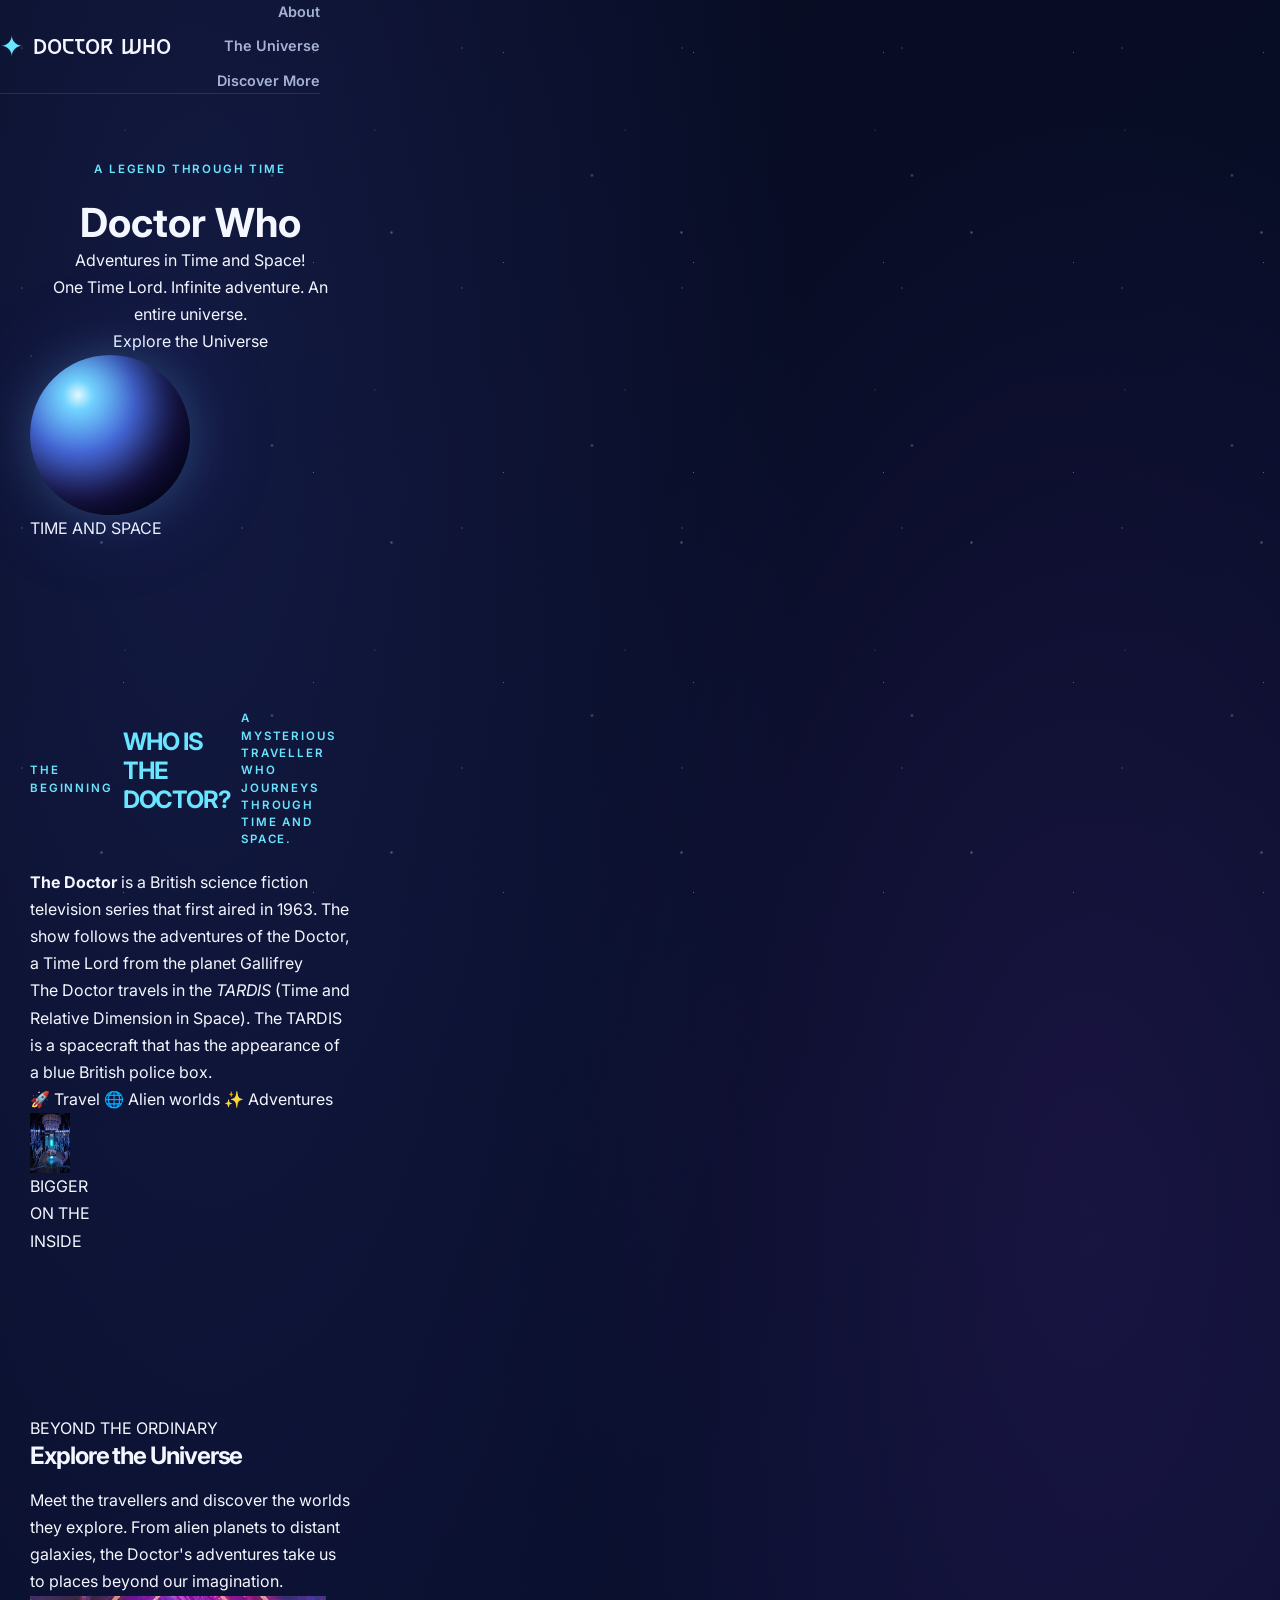
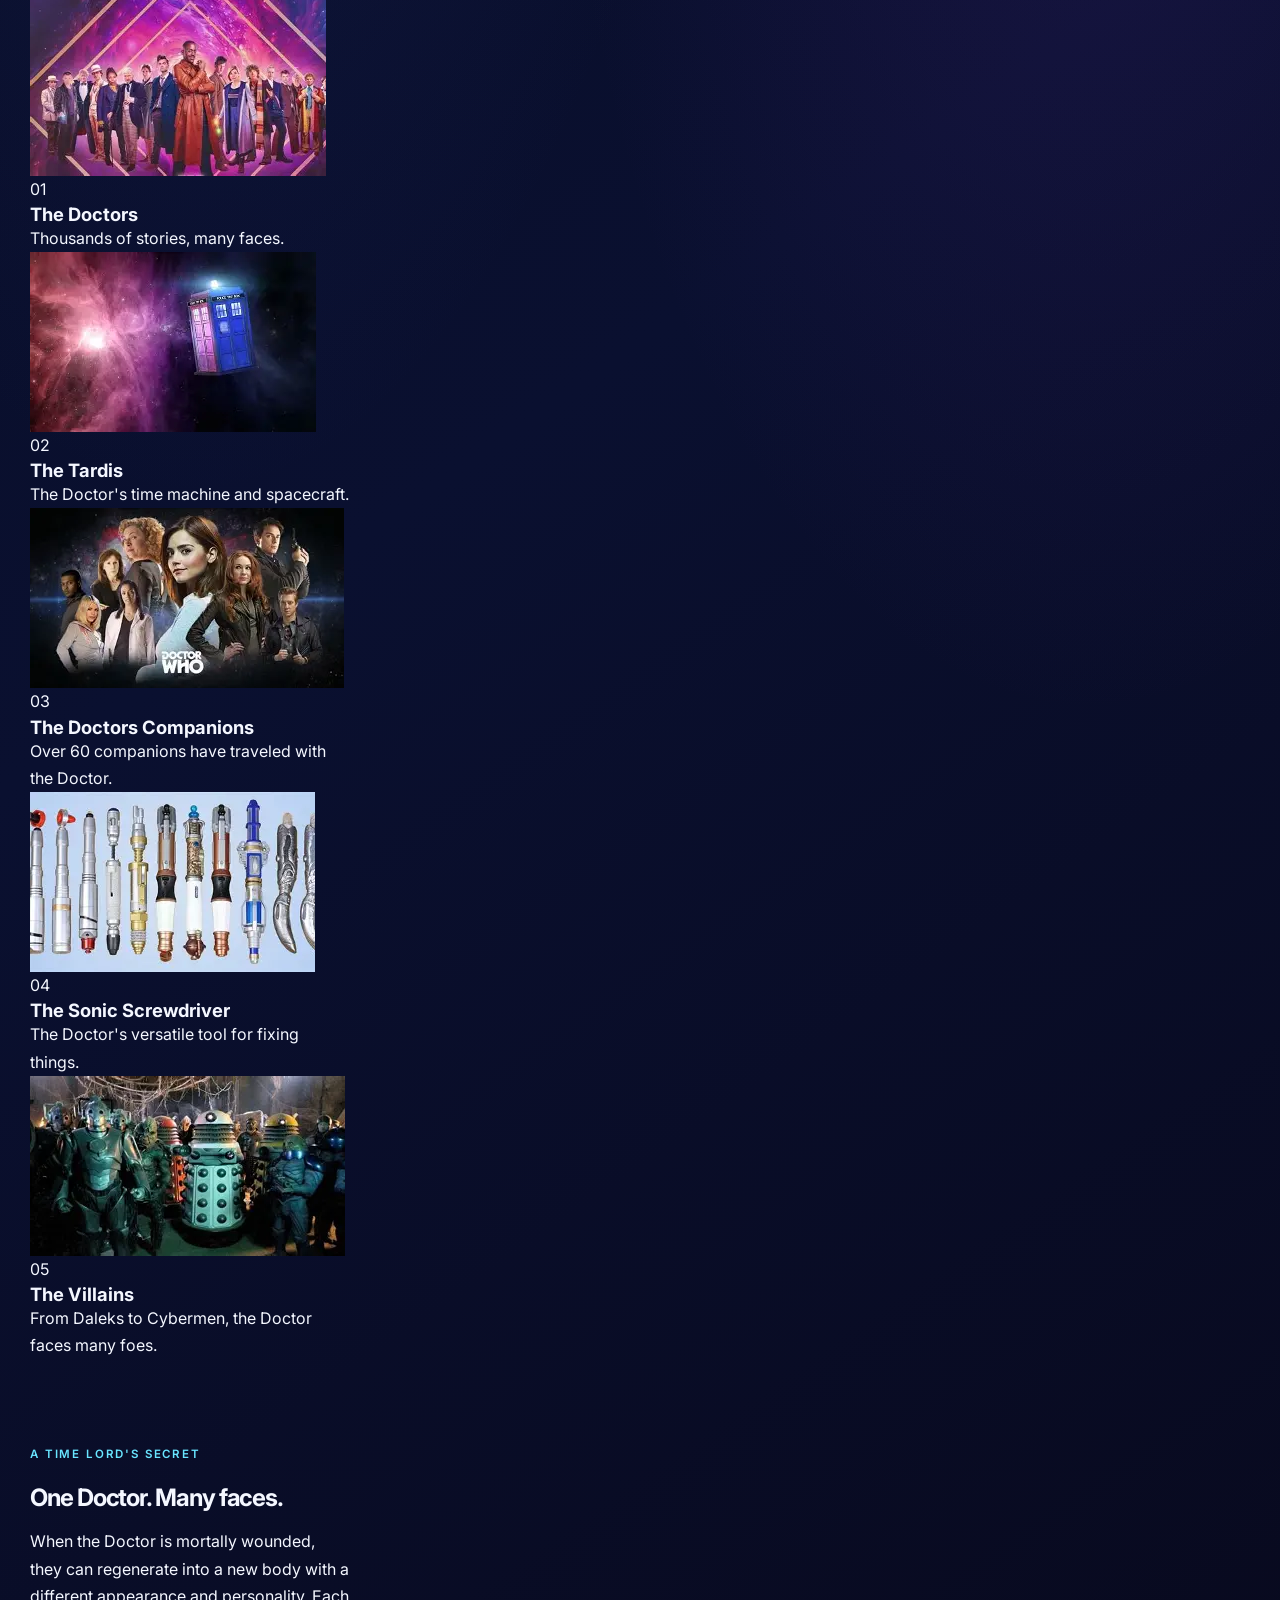
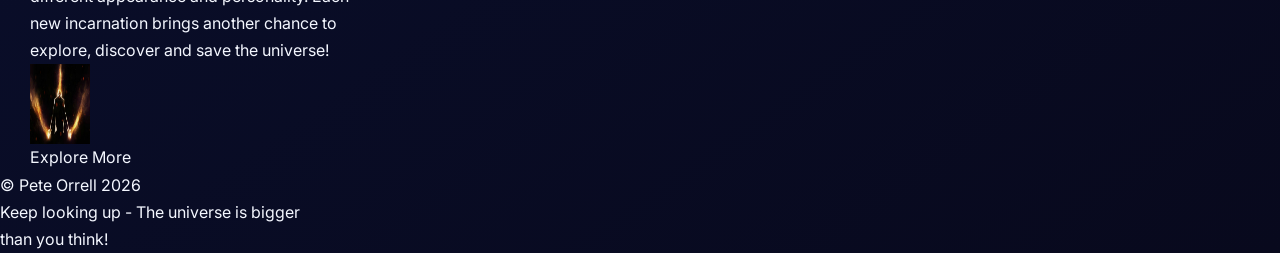
<file: index.html>
<!doctype html>
<html lang="en">
  <head>
    <meta charset="UTF-8" />
    <meta name="viewport" content="width=device-width, initial-scale=1.0" />
    <meta name="description" content="Explore the universe of Doctor Who" />
    <title>Doctor Who</title>
    <link rel="stylesheet" href="./reset.css" />
    <link rel="stylesheet" href="./index.css" />
    <link rel="icon" href="./src/favicon.ico" />

    <link rel="preconnect" href="https://fonts.googleapis.com" />
    <link rel="preconnect" href="https://fonts.gstatic.com" crossorigin />
    <link
      href="https://fonts.googleapis.com/css2?family=Asimovian&family=Inter:wght@400;500;600;700;800&display=swap"
      rel="stylesheet"
    />
  </head>

  <body>
    <div class="planet-decoration"></div>

    <header class="site-header">
      <a class="drlogo" href="./index.html">
        <span class="drlogo-icon">✦</span>DOCTOR WHO</a
      >

      <nav class="site-nav">
        <a href="#about">About</a>
        <a href="#universe">The Universe</a>
        <a href="./more.html">Discover More</a>
      </nav>
    </header>

    <main class="container">
      <section class="hero">
        <div class="hero-content">
          <span class="legend">A LEGEND THROUGH TIME </span>

          <h1 class="pagehead">Doctor <span>Who</span></h1>

          <p class="subtitle">Adventures in Time and Space!</p>

          <p class="hero-description">
            One Time Lord. Infinite adventure. An entire universe.
          </p>

          <a class="button button-first" href="#about">Explore the Universe</a>
        </div>

        <div class="hero-visual">
          <div class="orbit orbit-one"></div>
          <div class="orbit orbit-two"></div>
          <div class="planet"></div>
          <div class="orbit-label">TIME AND SPACE</div>
        </div>
      </section>

      <section class="content-section" id="about">
        <div class="legend">
          <span class="legend-span">THE BEGINNING</span>
          <h2>Who is the Doctor?</h2>
          <p class="section-intro">
            A mysterious traveller who journeys through time and space.
          </p>
        </div>

        <div class="about-card">
          <div class="about-copy">
            <p>
              <strong>The Doctor</strong> is a British science fiction
              television series that first aired in 1963. The show follows the
              adventures of the Doctor, a Time Lord from the planet Gallifrey
            </p>

            <p>
              The Doctor travels in the <em>TARDIS </em>(Time and Relative
              Dimension in Space). The TARDIS is a spacecraft that has the
              appearance of a blue British police box.
            </p>

            <div class="factoids">
              <span>🚀 Travel</span>
              <span>🌐 Alien worlds</span>
              <span>✨ Adventures</span>
            </div>
          </div>

          <div class="abbout-accent">
            <span class="accent-star">
              <img
                src="./src/Tardis5.webp"
                alt="Tardis"
                width="40"
                height="60"
              />
            </span>
            <span class="accent-text">BIGGER<br />ON THE<br />INSIDE</span>
          </div>
        </div>
      </section>

      <section class="content-section" id="universe">
        <div class="section-heading">
          <span class="legend-span">BEYOND THE ORDINARY</span>
          <h2>Explore the Universe</h2>
          <p class="section-intro">
            Meet the travellers and discover the worlds they explore. From alien
            planets to distant galaxies, the Doctor's adventures take us to
            places beyond our imagination.
          </p>
        </div>

        <div class="image-grid">
          <article class="image-card">
            <img class="doctorscast" src="./src/Drs.webp" alt="The Doctors" />
            <div class="image-card-text">
              <span class="card-number">01</span>
              <div>
                <h3>The Doctors</h3>
                <p>Thousands of stories, many faces.</p>
              </div>
            </div>
          </article>

          <article class="image-card">
            <img class="tardis1img" src="./src/Tardis1.webp" alt="The Tardis" />
            <div class="image-card-text">
              <span class="card-number">02</span>
              <div>
                <h3>The Tardis</h3>
                <p>The Doctor's time machine and spacecraft.</p>
              </div>
            </div>
          </article>

          <article class="image-card">
            <img
              class="companionsimg"
              src="./src/companions.webp"
              alt="The Tardis"
            />
            <div class="image-card-text">
              <span class="card-number">03</span>
              <div>
                <h3>The Doctors Companions</h3>
                <p>Over 60 companions have traveled with the Doctor.</p>
              </div>
            </div>
          </article>

          <article class="image-card">
            <img
              class="sonicimg"
              src="./src/sonic.webp"
              alt="The Sonic Screwdriver"
            />
            <div class="image-card-text">
              <span class="card-number">04</span>
              <div>
                <h3>The Sonic Screwdriver</h3>
                <p>The Doctor's versatile tool for fixing things.</p>
              </div>
            </div>
          </article>

          <article class="image-card">
            <img
              class="villainsimg"
              src="./src/villains.webp"
              alt="The Villains"
            />
            <div class="image-card-text">
              <span class="card-number">05</span>
              <div>
                <h3>The Villains</h3>
                <p>From Daleks to Cybermen, the Doctor faces many foes.</p>
              </div>
            </div>
          </article>
        </div>
      </section>

      <section class="regeneration-card">
        <div>
          <span class="legend">A TIME LORD'S SECRET</span>
          <h2>One Doctor. Many faces.</h2>
          <p>
            When the Doctor is mortally wounded, they can regenerate into a new
            body with a different appearance and personality. Each new
            incarnation brings another chance to explore, discover and save the
            universe!
          </p>
        </div>
        <div class="regenimg">
          <img src="./src/regen.webp" height="80" width="60" />
        </div>

        <a class="button button-primary" href="./page2.html">Explore More</a>
      </section>
    </main>

    <footer class="site-footer">
      <a class="site-footer-main"> © Pete Orrell 2026 </a>
      <p>Keep looking up - The universe is bigger than you think!</p>
    </footer>
  </body>
</html>
</file>
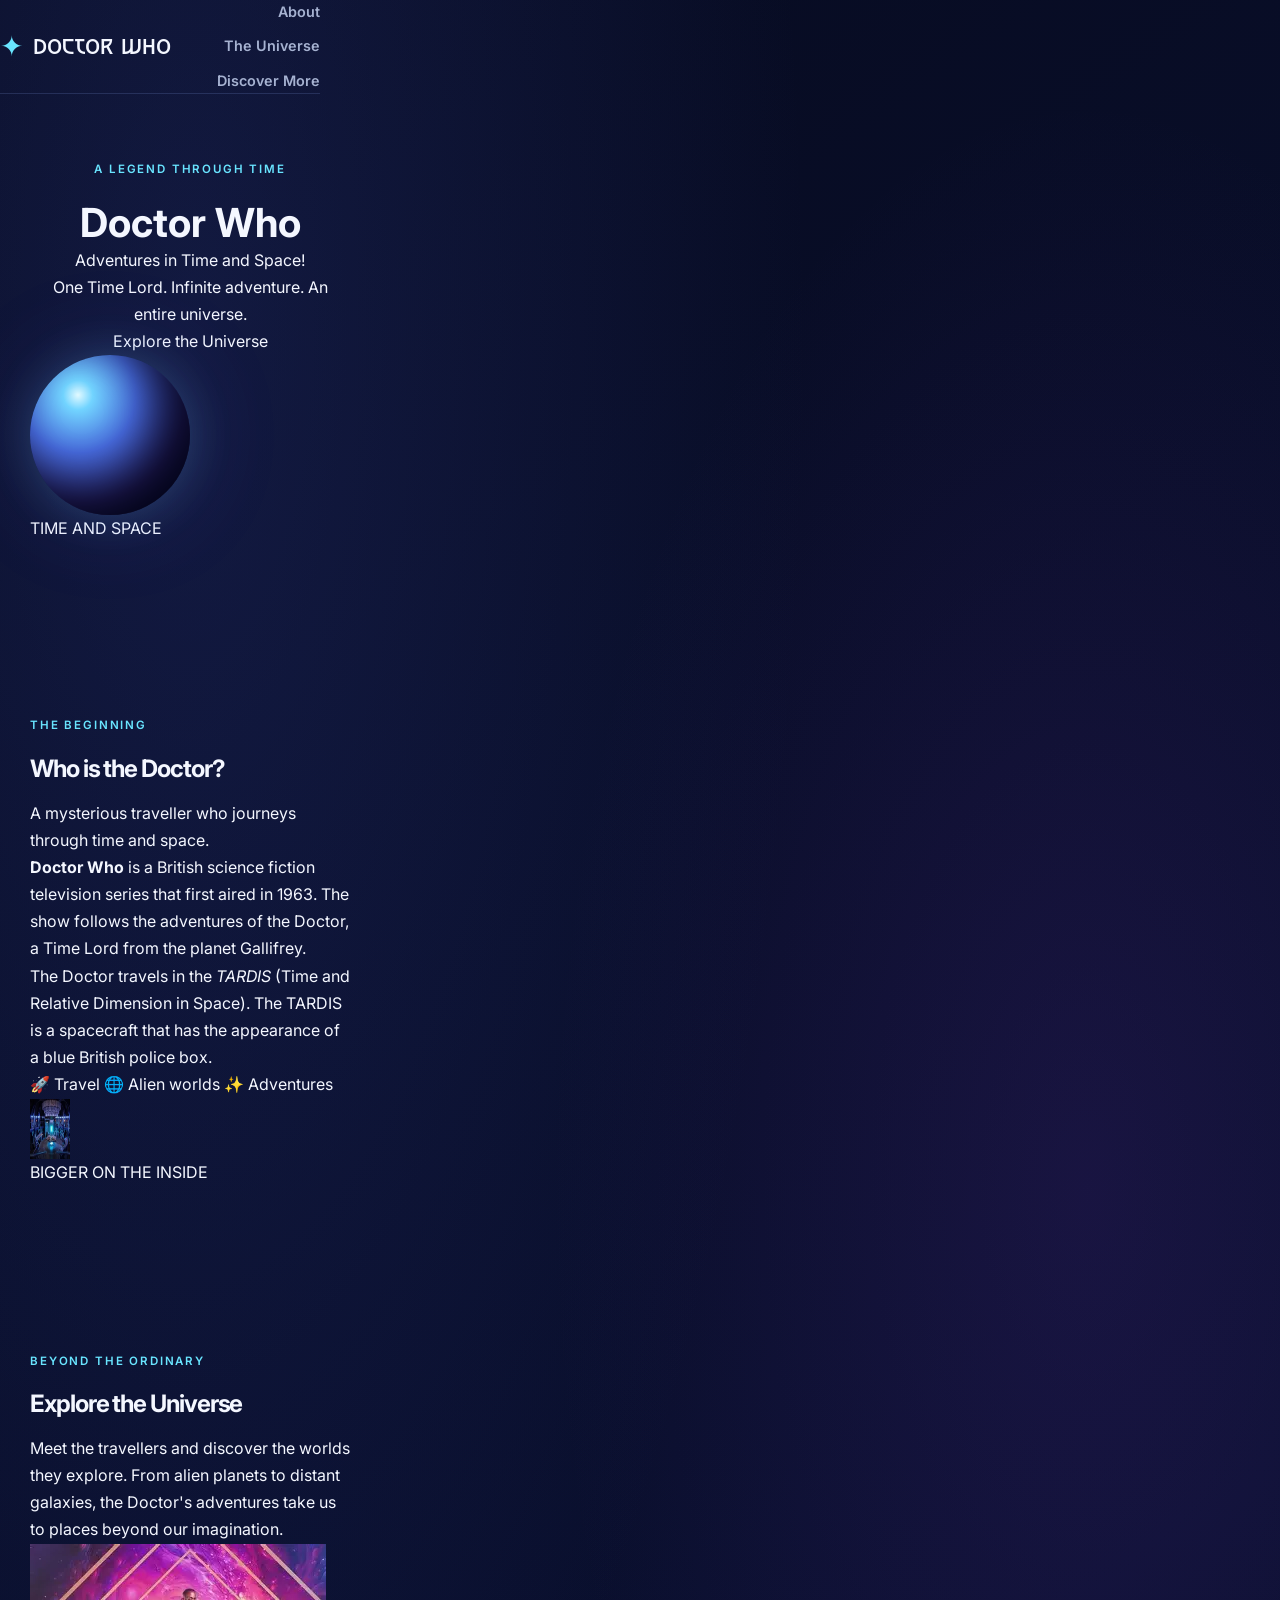
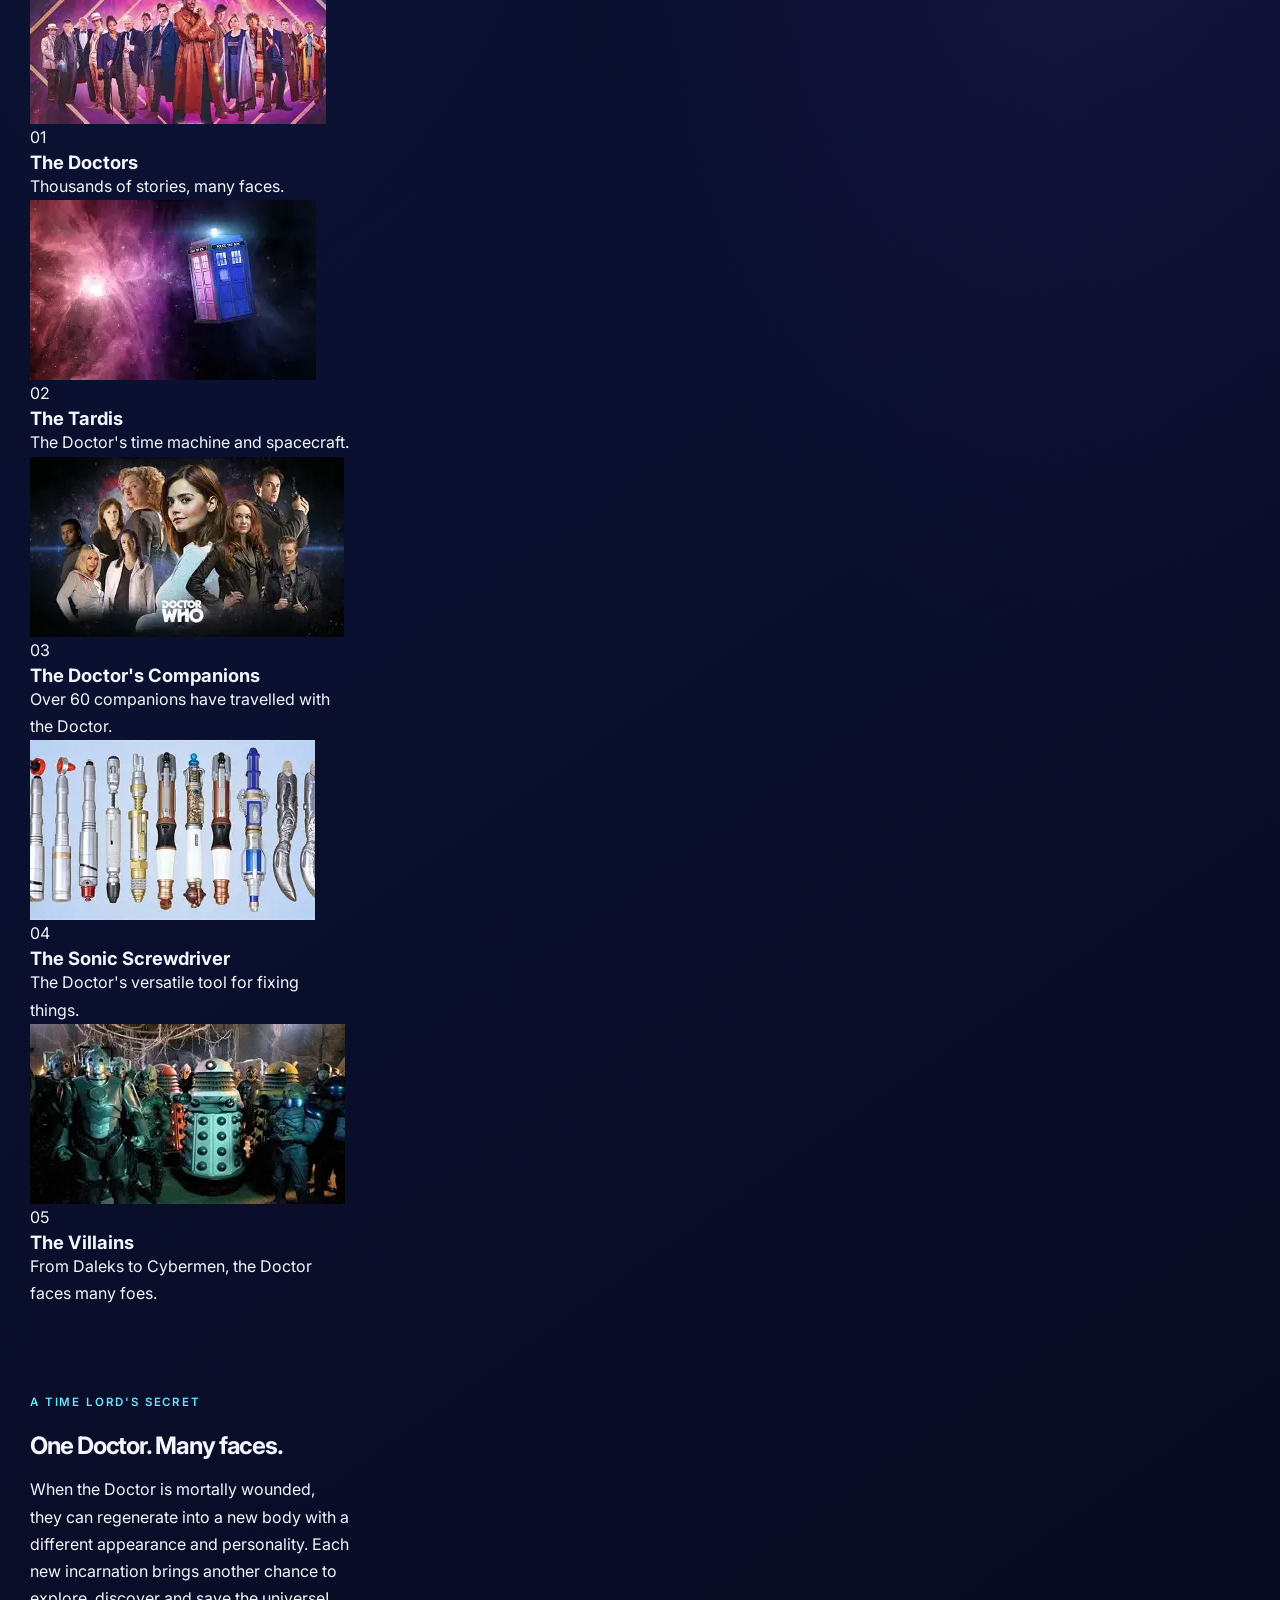
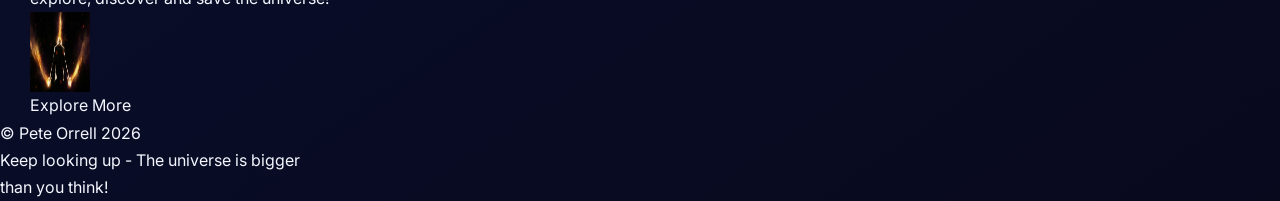
<file: index1.html>
<!doctype html>
<html lang="en">
  <head>
    <meta charset="UTF-8" />
    <meta name="viewport" content="width=device-width, initial-scale=1.0" />
    <meta name="description" content="Explore the universe of Doctor Who" />
    <title>Doctor Who</title>
    <link rel="stylesheet" href="./reset.css" />
    <link rel="stylesheet" href="./index.css" />
    <link rel="icon" href="./src/favicon.ico" />

    <link rel="preconnect" href="https://fonts.googleapis.com" />
    <link rel="preconnect" href="https://fonts.gstatic.com" crossorigin />
    <link
      href="https://fonts.googleapis.com/css2?family=Asimovian&family=Inter:wght@400;500;600;700;800&display=swap"
      rel="stylesheet"
    />
  </head>

  <body>
    <header class="site-header">
      <a class="drlogo" href="./index.html">
        <span class="drlogo-icon">✦</span>DOCTOR WHO</a
      >

      <nav class="site-nav">
        <a href="#about">About</a>
        <a href="#universe">The Universe</a>
        <a href="./more.html">Discover More</a>
      </nav>
    </header>

    <main class="container">
      <section class="hero">
        <div class="hero-content">
          <span class="legend">A LEGEND THROUGH TIME</span>
          <h1 class="pagehead">Doctor <span>Who</span></h1>
          <p class="subtitle">Adventures in Time and Space!</p>
          <p class="hero-description">
            One Time Lord. Infinite adventure. An entire universe.
          </p>
          <a class="button button-first" href="#about">Explore the Universe</a>
        </div>

        <div class="hero-visual">
          <div class="planet"></div>
          <div class="orbit-label">TIME AND SPACE</div>
        </div>
      </section>

      <section class="content-section" id="about">
        <div class="section-heading">
          <span class="legend">THE BEGINNING</span>
          <h2>Who is the Doctor?</h2>
          <p class="section-intro">
            A mysterious traveller who journeys through time and space.
          </p>
        </div>

        <div class="about-card">
          <div class="about-copy">
            <p>
              <strong>Doctor Who</strong> is a British science fiction
              television series that first aired in 1963. The show follows the
              adventures of the Doctor, a Time Lord from the planet Gallifrey.
            </p>
            <p>
              The Doctor travels in the <em>TARDIS</em> (Time and Relative
              Dimension in Space). The TARDIS is a spacecraft that has the
              appearance of a blue British police box.
            </p>
            <div class="factoids">
              <span>🚀 Travel</span>
              <span>🌐 Alien worlds</span>
              <span>✨ Adventures</span>
            </div>
          </div>

          <div class="about-accent">
            <img
              class="accent-img"
              src="./src/Tardis5.webp"
              alt="Tardis"
              width="40"
              height="60"
            />
            <span class="accent-text">BIGGER ON THE INSIDE</span>
          </div>
        </div>
      </section>

      <section class="content-section" id="universe">
        <div class="section-heading">
          <span class="legend">BEYOND THE ORDINARY</span>
          <h2>Explore the Universe</h2>
          <p class="section-intro">
            Meet the travellers and discover the worlds they explore. From alien
            planets to distant galaxies, the Doctor's adventures take us to
            places beyond our imagination.
          </p>
        </div>

        <div class="image-grid">
          <article class="image-card">
            <img src="./src/Drs.webp" alt="The Doctors" />
            <div class="image-card-text">
              <span class="card-number">01</span>
              <h3>The Doctors</h3>
              <p>Thousands of stories, many faces.</p>
            </div>
          </article>

          <article class="image-card">
            <img src="./src/Tardis1.webp" alt="The Tardis" />
            <div class="image-card-text">
              <span class="card-number">02</span>
              <h3>The Tardis</h3>
              <p>The Doctor's time machine and spacecraft.</p>
            </div>
          </article>

          <article class="image-card">
            <img src="./src/companions.webp" alt="The Doctor's companions" />
            <div class="image-card-text">
              <span class="card-number">03</span>
              <h3>The Doctor's Companions</h3>
              <p>Over 60 companions have travelled with the Doctor.</p>
            </div>
          </article>

          <article class="image-card">
            <img src="./src/sonic.webp" alt="The Sonic Screwdriver" />
            <div class="image-card-text">
              <span class="card-number">04</span>
              <h3>The Sonic Screwdriver</h3>
              <p>The Doctor's versatile tool for fixing things.</p>
            </div>
          </article>

          <article class="image-card">
            <img src="./src/villains.webp" alt="The Villains" />
            <div class="image-card-text">
              <span class="card-number">05</span>
              <h3>The Villains</h3>
              <p>From Daleks to Cybermen, the Doctor faces many foes.</p>
            </div>
          </article>
        </div>
      </section>

      <section class="regeneration-card">
        <div>
          <span class="legend">A TIME LORD'S SECRET</span>
          <h2>One Doctor. Many faces.</h2>
          <p>
            When the Doctor is mortally wounded, they can regenerate into a new
            body with a different appearance and personality. Each new
            incarnation brings another chance to explore, discover and save the
            universe!
          </p>
        </div>
        <img
          class="regen-img"
          src="./src/regen.webp"
          alt="The Doctor regenerating"
          width="60"
          height="80"
        />
        <a class="button button-primary" href="./page2.html">Explore More</a>
      </section>
    </main>

    <footer class="site-footer">
      <p class="site-footer-main">© Pete Orrell 2026</p>
      <p>Keep looking up - The universe is bigger than you think!</p>
    </footer>
  </body>
</html>
</file>
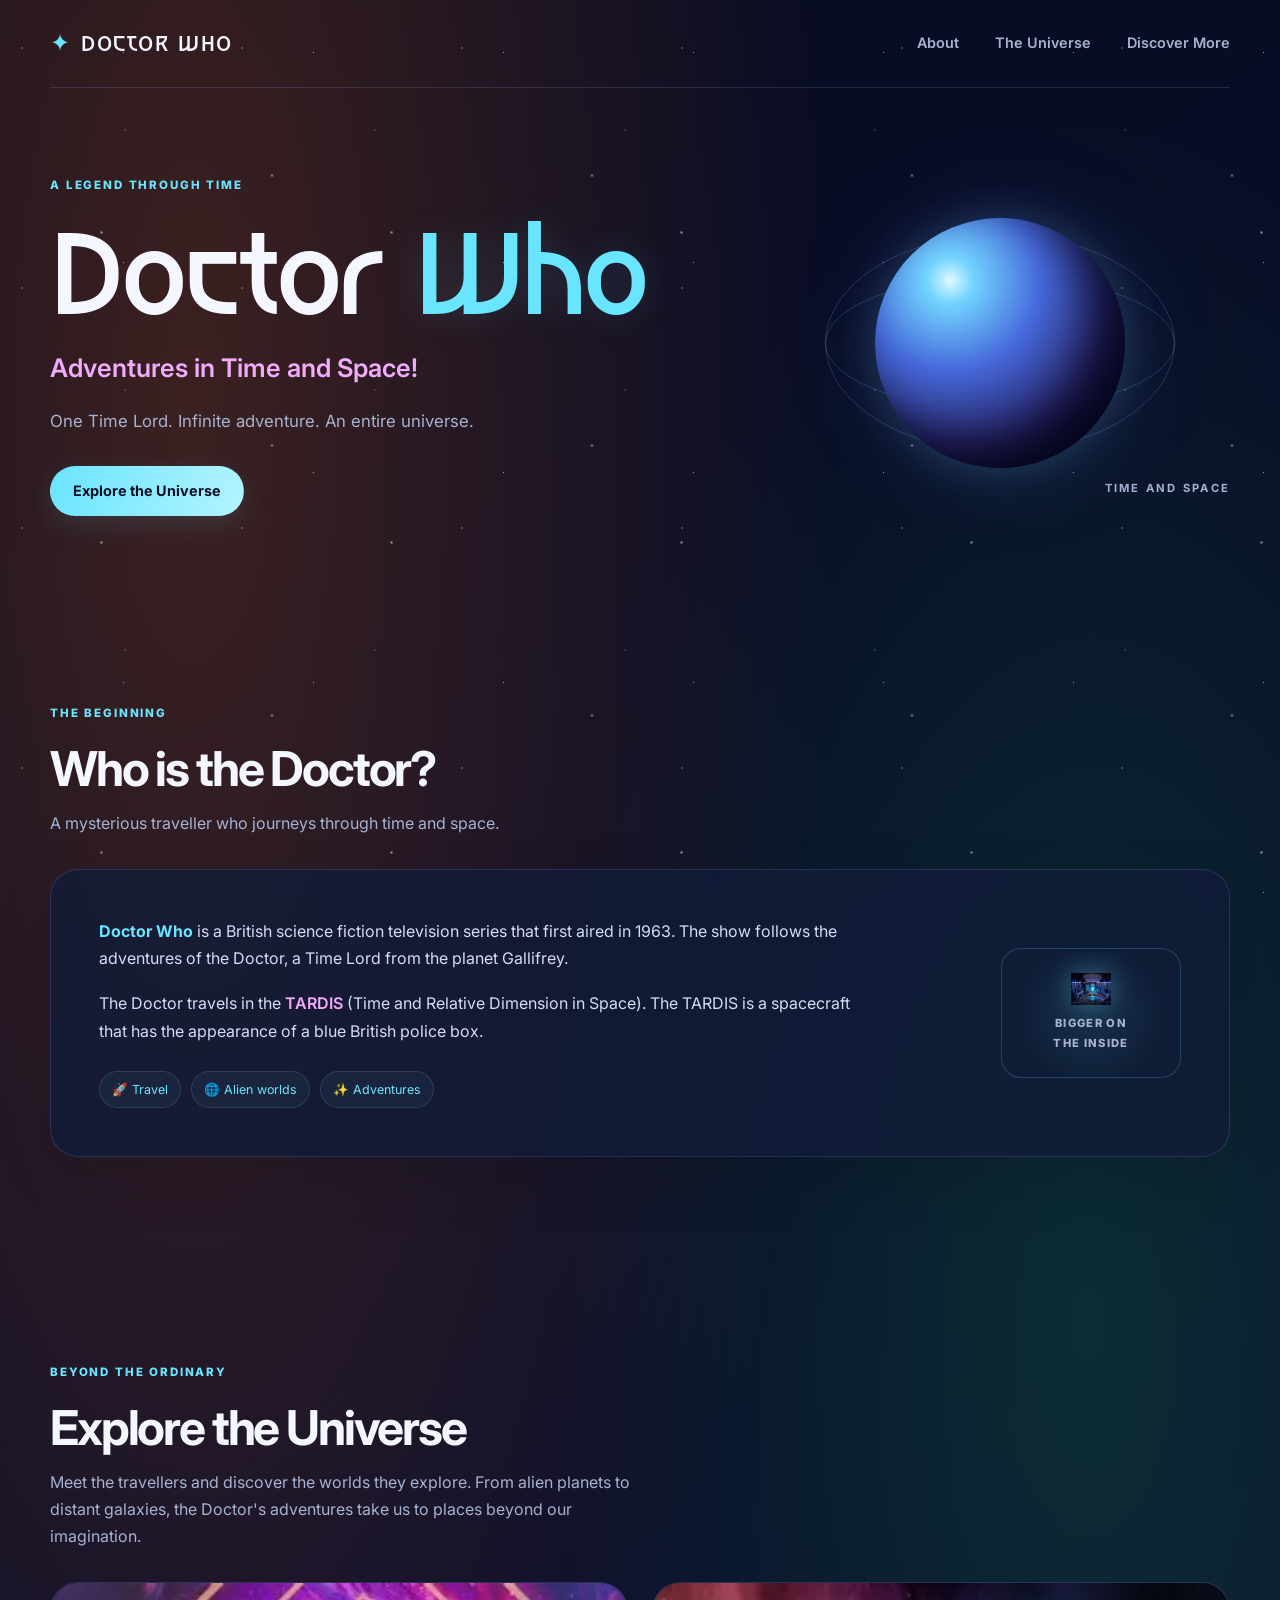
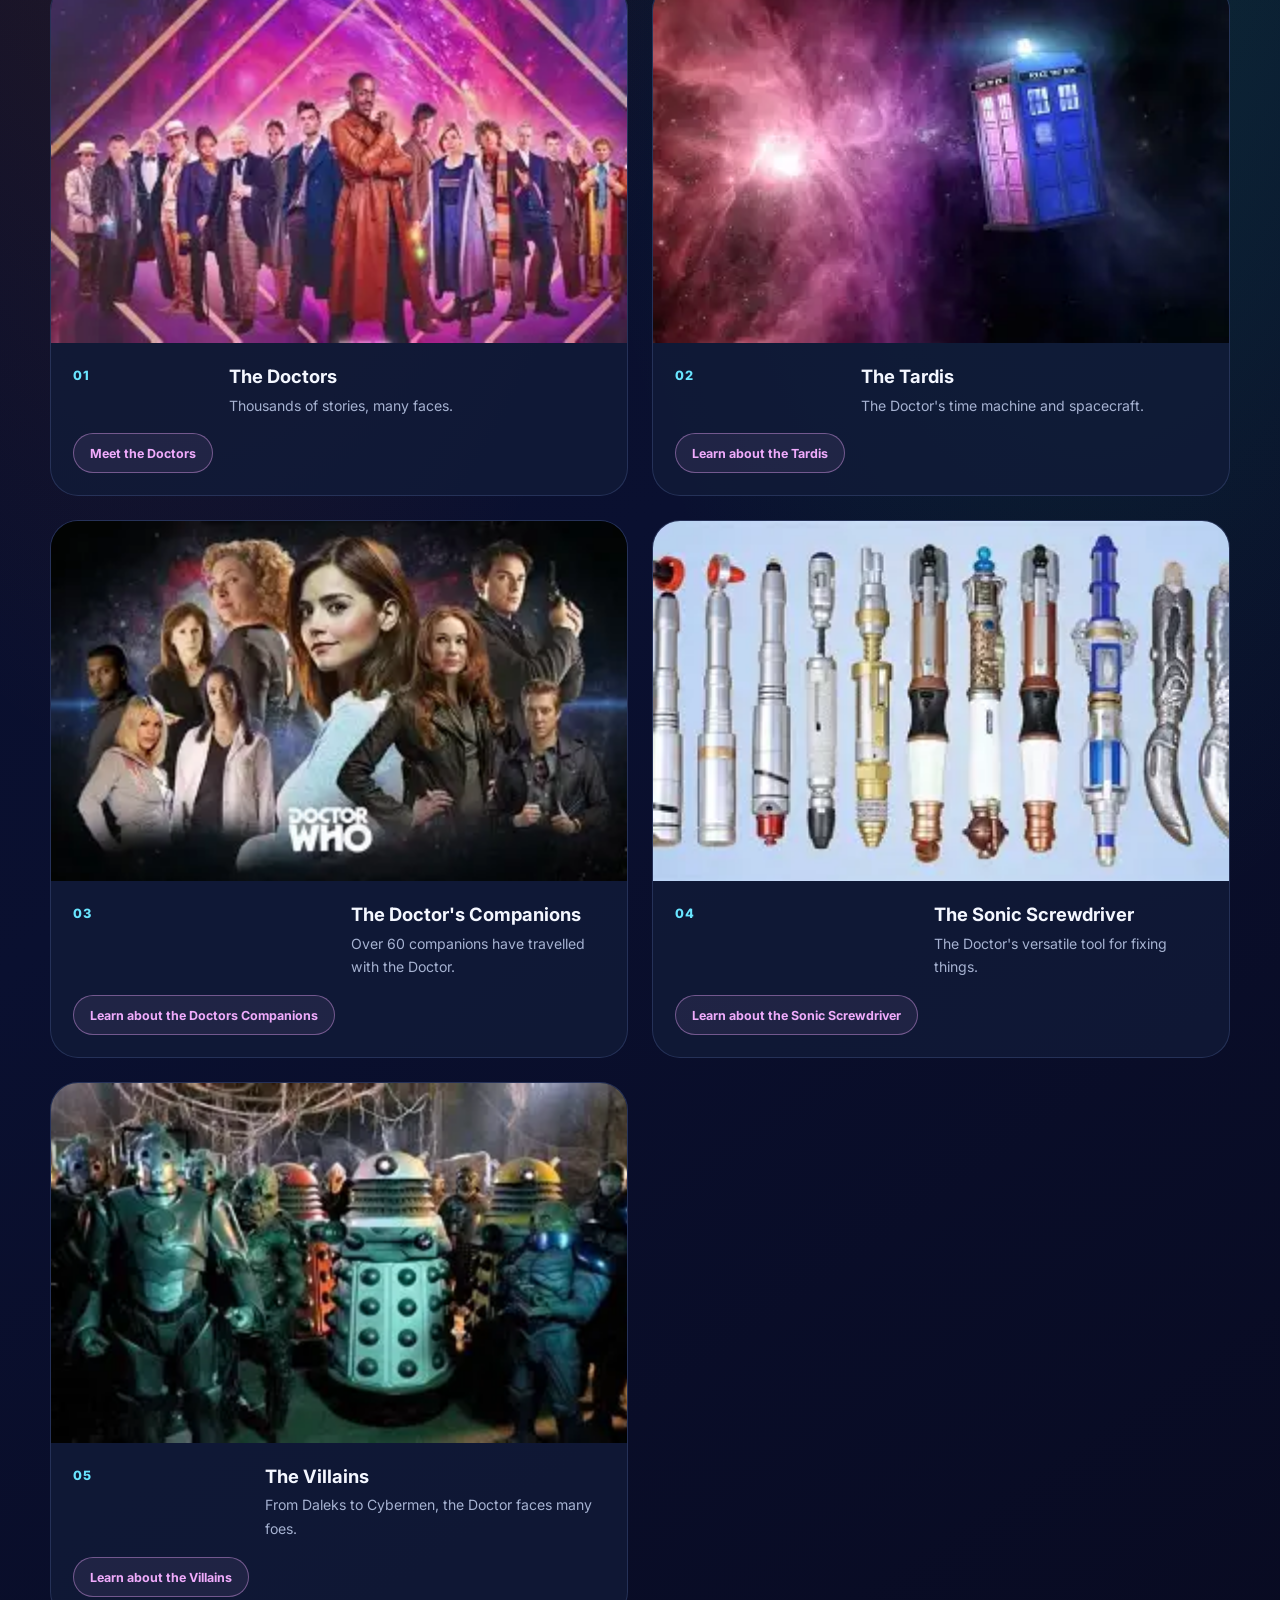
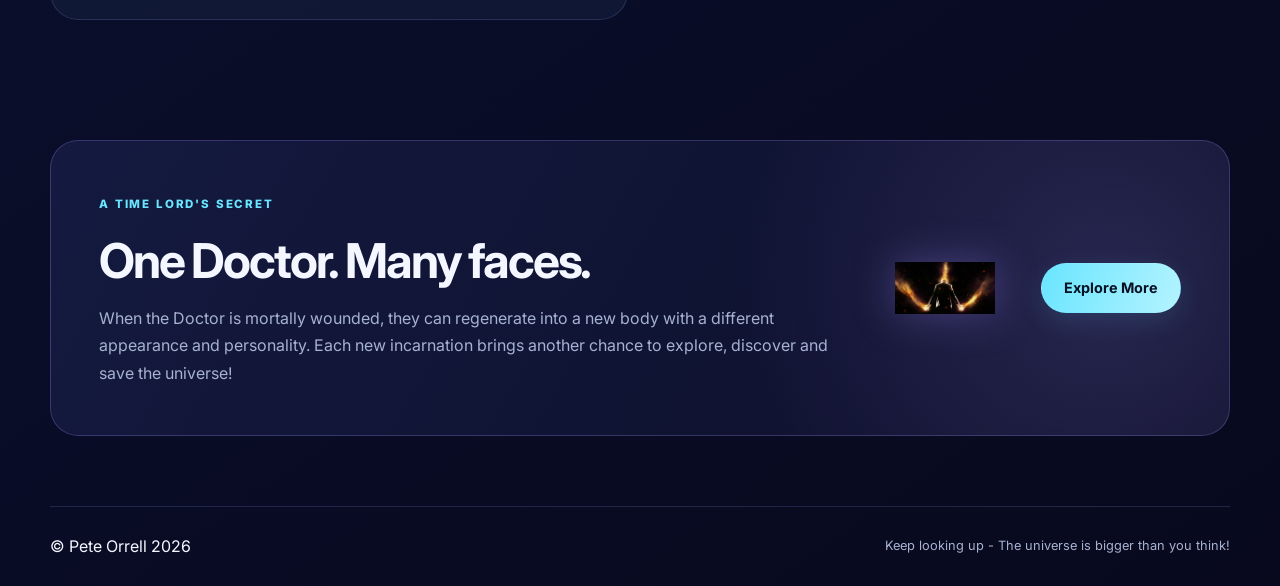
<file: indexZ.html>
<!doctype html>
<html lang="en">
  <head>
    <meta charset="UTF-8" />
    <meta name="viewport" content="width=device-width, initial-scale=1.0" />
    <meta name="description" content="Explore the universe of Doctor Who" />
    <title>Doctor Who</title>
    <link rel="stylesheet" href="./reset.css" />
    <link rel="stylesheet" href="./index1.css" />
    <link rel="icon" href="./src/favicon.ico" />

    <link rel="preconnect" href="https://fonts.googleapis.com" />
    <link rel="preconnect" href="https://fonts.gstatic.com" crossorigin />
    <link
      href="https://fonts.googleapis.com/css2?family=Asimovian&family=Inter:wght@400;500;600;700;800&display=swap"
      rel="stylesheet"
    />
  </head>

  <body>
    <header class="site-header">
      <a class="drlogo" href="./index.html">
        <span class="drlogo-icon">✦</span>DOCTOR WHO</a
      >

      <nav class="site-nav">
        <a href="#about">About</a>
        <a href="#universe">The Universe</a>
        <a href="./more.html">Discover More</a>
      </nav>
    </header>

    <main class="container">
      <section class="hero">
        <div class="hero-content">
          <span class="legend">A LEGEND THROUGH TIME</span>
          <h1 class="pagehead">Doctor <span>Who</span></h1>
          <p class="subtitle">Adventures in Time and Space!</p>
          <p class="hero-description">
            One Time Lord. Infinite adventure. An entire universe.
          </p>
          <a class="button button-first" href="#about">Explore the Universe</a>
        </div>

        <div class="hero-visual">
          <div class="planet"></div>
          <div class="orbit-label">TIME AND SPACE</div>
        </div>
      </section>

      <section class="content-section" id="about">
        <div class="section-heading">
          <span class="legend">THE BEGINNING</span>
          <h2>Who is the Doctor?</h2>
          <p class="section-intro">
            A mysterious traveller who journeys through time and space.
          </p>
        </div>

        <div class="about-card">
          <div class="about-copy">
            <p>
              <strong>Doctor Who</strong> is a British science fiction
              television series that first aired in 1963. The show follows the
              adventures of the Doctor, a Time Lord from the planet Gallifrey.
            </p>
            <p>
              The Doctor travels in the <em>TARDIS</em> (Time and Relative
              Dimension in Space). The TARDIS is a spacecraft that has the
              appearance of a blue British police box.
            </p>
            <div class="factoids">
              <span>🚀 Travel</span>
              <span>🌐 Alien worlds</span>
              <span>✨ Adventures</span>
            </div>
          </div>

          <div class="about-accent">
            <img
              class="accent-img"
              src="./src/Tardis5.webp"
              alt="Tardis"
              width="80"
              height="90"
            />
            <span class="accent-text">BIGGER ON THE INSIDE</span>
          </div>
        </div>
      </section>

      <section class="content-section" id="universe">
        <div class="section-heading">
          <span class="legend">BEYOND THE ORDINARY</span>
          <h2>Explore the Universe</h2>
          <p class="section-intro">
            Meet the travellers and discover the worlds they explore. From alien
            planets to distant galaxies, the Doctor's adventures take us to
            places beyond our imagination.
          </p>
        </div>

        <div class="image-grid">
          <article class="image-card">
            <img src="./src/Drs.webp" alt="The Doctors" />
            <div class="image-card-text">
              <span class="card-number">01</span>
              <h3>The Doctors</h3>
              <p>Thousands of stories, many faces.</p>
              <a class="button button-card" href="">Meet the Doctors</a>
            </div>
          </article>

          <article class="image-card">
            <img src="./src/Tardis1.webp" alt="The Tardis" />
            <div class="image-card-text">
              <span class="card-number">02</span>
              <h3>The Tardis</h3>
              <p>The Doctor's time machine and spacecraft.</p>
              <a class="button button-card" href="">Learn about the Tardis</a>
            </div>
          </article>

          <article class="image-card">
            <img src="./src/companions.webp" alt="The Doctor's companions" />
            <div class="image-card-text">
              <span class="card-number">03</span>
              <h3>The Doctor's Companions</h3>
              <p>Over 60 companions have travelled with the Doctor.</p>
              <a class="button button-card" href="">Learn about the Doctors Companions</a>
            </div>
          </article>

          <article class="image-card">
            <img src="./src/sonic.webp" alt="The Sonic Screwdriver" />
            <div class="image-card-text">
              <span class="card-number">04</span>
              <h3>The Sonic Screwdriver</h3>
              <p>The Doctor's versatile tool for fixing things.</p>
              <a class="button button-card" href="">Learn about the Sonic Screwdriver</a>
            </div>
          </article>

          <article class="image-card">
            <img src="./src/villains.webp" alt="The Villains" />
            <div class="image-card-text">
              <span class="card-number">05</span>
              <h3>The Villains</h3>
              <p>From Daleks to Cybermen, the Doctor faces many foes.</p>
              <a class="button button-card" href="">Learn about the Villains</a>
            </div>
          </article>
        </div>
      </section>

      <section class="regeneration-card">
        <div>
          <span class="legend">A TIME LORD'S SECRET</span>
          <h2>One Doctor. Many faces.</h2>
          <p>
            When the Doctor is mortally wounded, they can regenerate into a new
            body with a different appearance and personality. Each new
            incarnation brings another chance to explore, discover and save the
            universe!
          </p>
        </div>
        <img
          class="regen-img"
          src="./src/regen.webp"
          alt="The Doctor regenerating"
          width="60"
          height="80"
        />
        <a class="button button-primary" href="./more.html">Explore More</a>
      </section>
    </main>

    <footer class="site-footer">
      <p class="site-footer-main">© Pete Orrell 2026</p>
      <p>Keep looking up - The universe is bigger than you think!</p>
    </footer>
  </body>
</html>
</file>
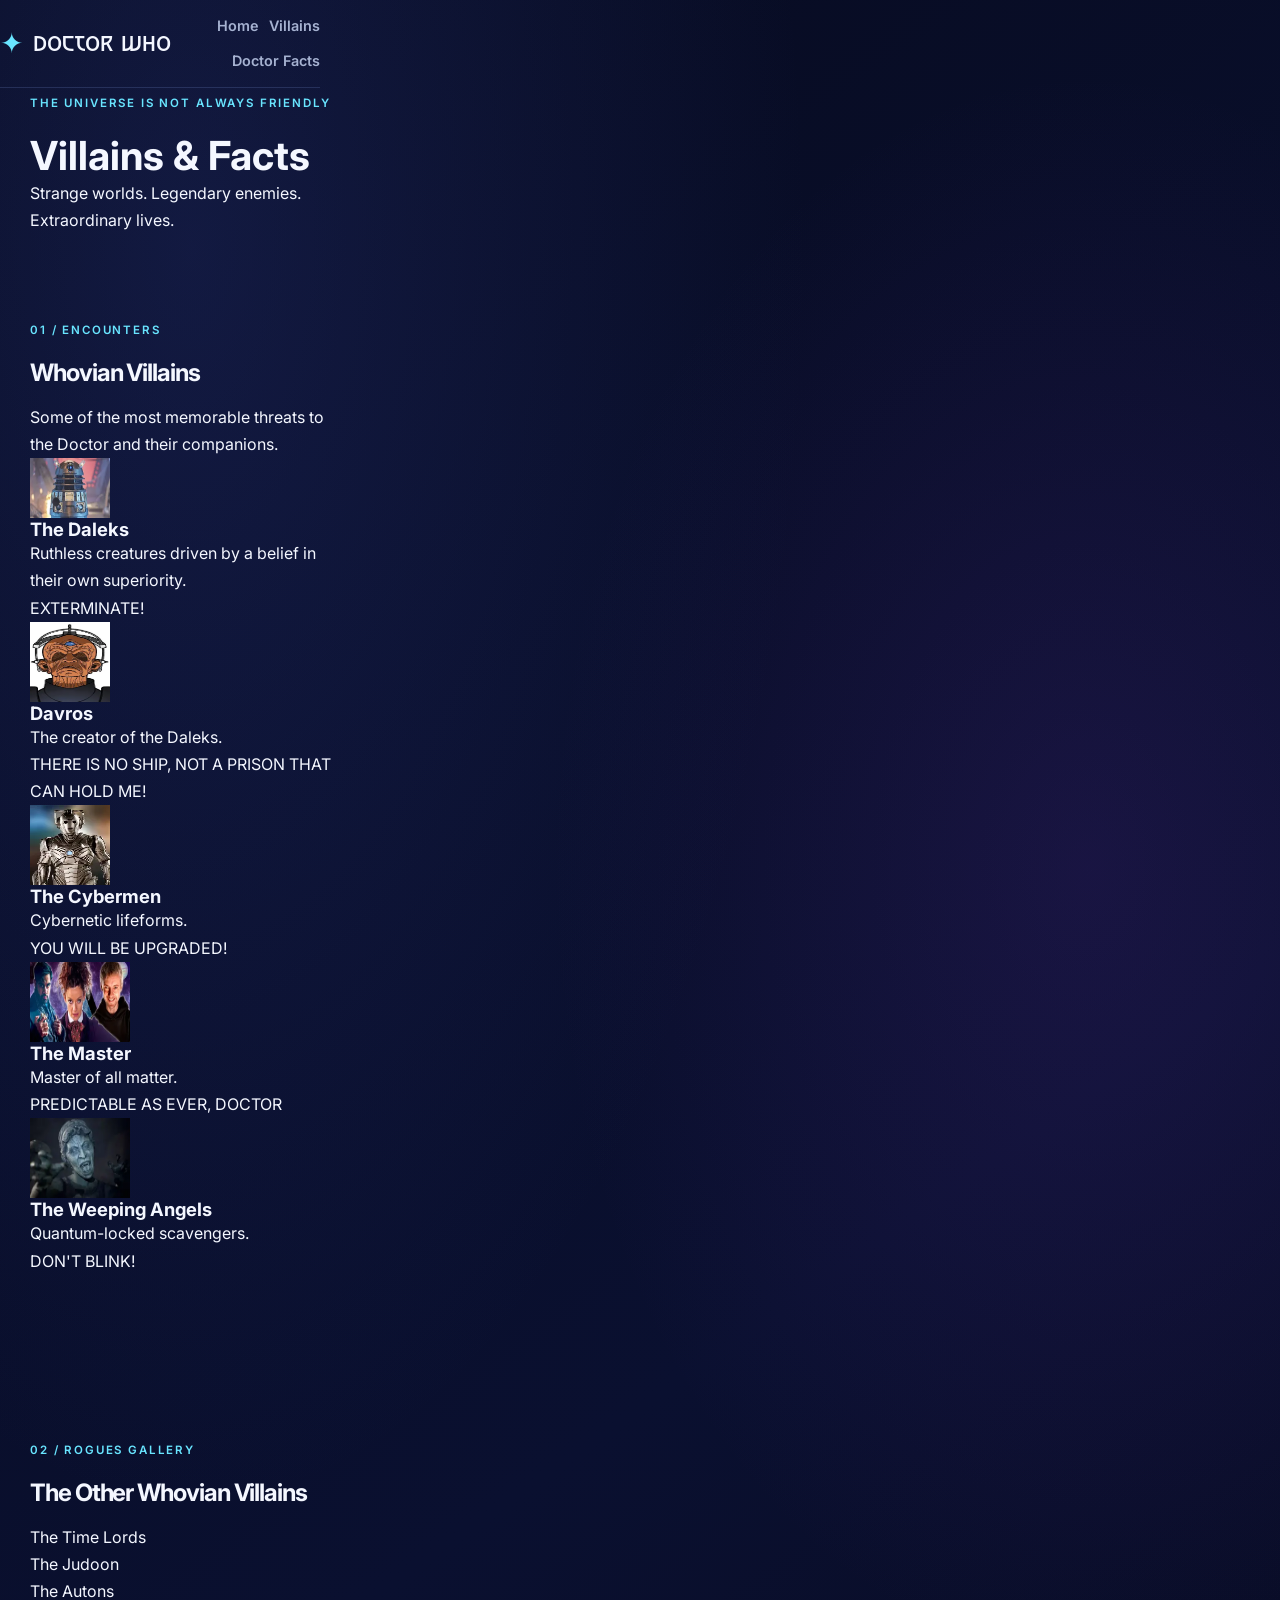
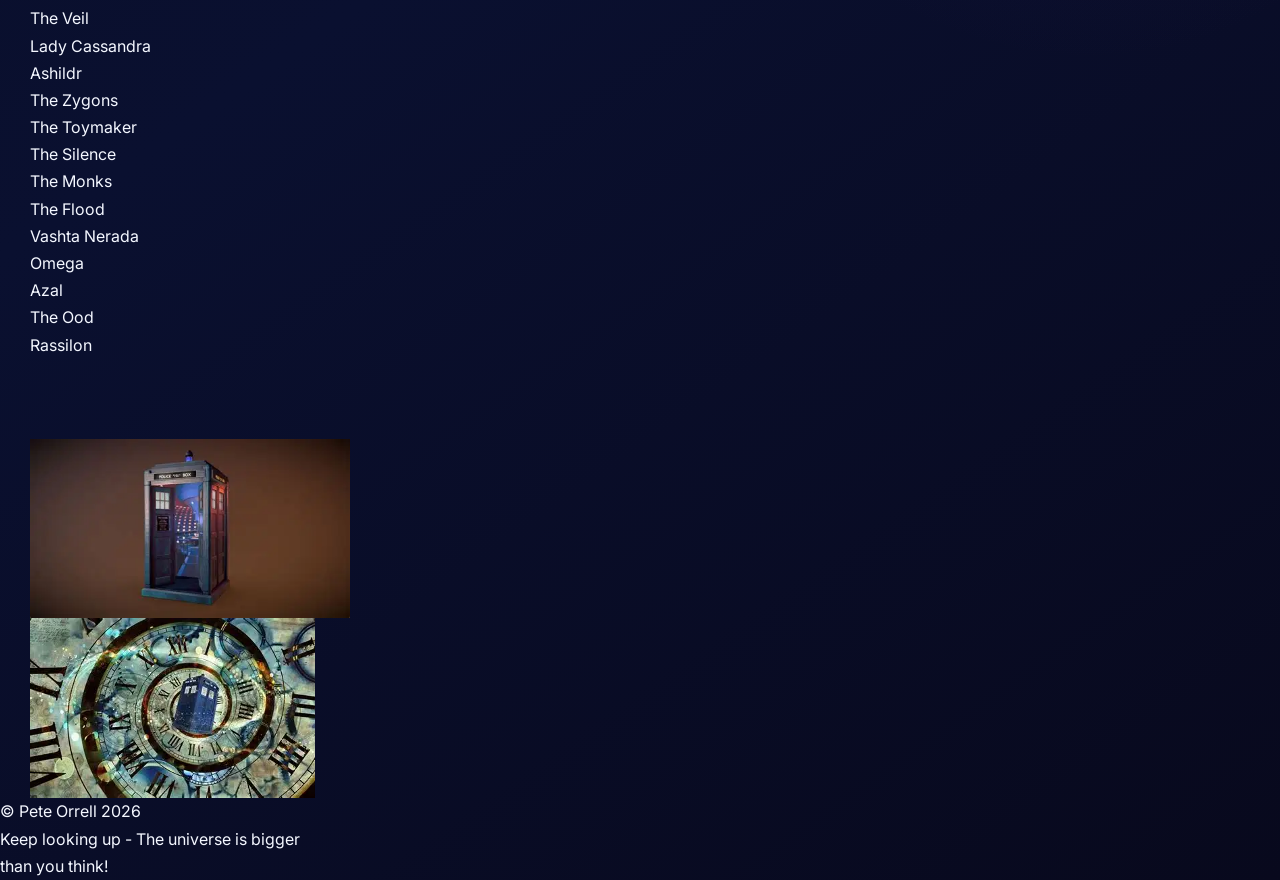
<file: more.html>
<!doctype html>
<html lang="en">
  <head>
    <meta charset="UTF-8" />
    <meta name="viewport" content="width=device-width, initial-scale=1.0" />
    <meta name="description" content="The villains and facts of Doctor Who" />
    <title>Doctor Who | Villains &amp; Facts</title>
    <link rel="stylesheet" href="./reset.css" />
    <link rel="stylesheet" href="./index.css" />
    <link rel="icon" href="./src/favicon1.ico" />

    <link rel="preconnect" href="https://fonts.googleapis.com" />
    <link rel="preconnect" href="https://fonts.gstatic.com" crossorigin />
    <link
      href="https://fonts.googleapis.com/css2?family=Asimovian&family=Inter:wght@400;500;600;700;800&display=swap"
      rel="stylesheet"
    />
  </head>

  <body>
    <header class="site-header">
      <a class="drlogo" href="./indexZ.html">
        <span class="drlogo-icon">✦</span>DOCTOR WHO</a
      >

      <nav class="site-nav">
        <a href="./index.html">Home</a>
        <a href="#villains">Villains</a>
        <a href="#facts">Doctor Facts</a>
      </nav>
    </header>

    <main class="container">
      <section class="page-hero">
        <span class="legend">THE UNIVERSE IS NOT ALWAYS FRIENDLY</span>
        <h1 class="pagehead">Villains &amp; <span>Facts</span></h1>
        <p class="subtitle">
          Strange worlds. Legendary enemies. Extraordinary lives.
        </p>
      </section>

      <section class="content-section" id="villains">
        <div class="section-heading">
          <span class="legend">01 / ENCOUNTERS</span>
          <h2>Whovian Villains</h2>
          <p class="section-intro">
            Some of the most memorable threats to the Doctor and their
            companions.
          </p>
        </div>

        <div class="villain-grid">
          <article class="villain-card">
            <span class="villain-icon">
              <img src="./src/dalek_villain.webp" alt="Dalek" width="80" height="60" />
            </span>
            <h3>The Daleks</h3>
            <p>Ruthless creatures driven by a belief in their own superiority.</p>
            <span class="villain-tag">EXTERMINATE!</span>
          </article>

          <article class="villain-card">
            <span class="villain-icon">
              <img src="./src/davros_villain.webp" alt="Davros" width="80" height="80" />
            </span>
            <h3>Davros</h3>
            <p>The creator of the Daleks.</p>
            <span class="villain-tag">THERE IS NO SHIP, NOT A PRISON THAT CAN HOLD ME!</span>
          </article>

          <article class="villain-card">
            <span class="villain-icon">
              <img src="./src/cybermen_villain.webp" alt="Cyberman" width="80" height="80" />
            </span>
            <h3>The Cybermen</h3>
            <p>Cybernetic lifeforms.</p>
            <span class="villain-tag">YOU WILL BE UPGRADED!</span>
          </article>

          <article class="villain-card">
            <span class="villain-icon">
              <img src="./src/master_villian.webp" alt="The Master" width="100" height="80" />
            </span>
            <h3>The Master</h3>
            <p>Master of all matter.</p>
            <span class="villain-tag">PREDICTABLE AS EVER, DOCTOR</span>
          </article>

          <article class="villain-card">
            <span class="villain-icon">
              <img src="./src/weepingangel_villain.webp" alt="Weeping Angel" width="100" height="80" />
            </span>
            <h3>The Weeping Angels</h3>
            <p>Quantum-locked scavengers.</p>
            <span class="villain-tag">DON'T BLINK!</span>
          </article>
        </div>
      </section>

      <section class="content-section">
        <div class="section-heading">
          <span class="legend">02 / ROGUES GALLERY</span>
          <h2>The Other Whovian Villains</h2>
        </div>

        <ul class="villains-list">
          <li>The Time Lords</li>
          <li>The Judoon</li>
          <li>The Autons</li>
          <li>The Veil</li>
          <li>Lady Cassandra</li>
          <li>Ashildr</li>
          <li>The Zygons</li>
          <li>The Toymaker</li>
          <li>The Silence</li>
          <li>The Monks</li>
          <li>The Flood</li>
          <li>Vashta Nerada</li>
          <li>Omega</li>
          <li>Azal</li>
          <li>The Ood</li>
          <li>Rassilon</li>
        </ul>
      </section>

      <section class="image-grid">
        <img src="./src/Tardis2.webp" alt="The TARDIS" />
        <img src="./src/Tardis4.webp" alt="The TARDIS" />
      </section>
    </main>

    <footer class="site-footer">
      <p class="site-footer-main">© Pete Orrell 2026</p>
      <p>Keep looking up - The universe is bigger than you think!</p>
    </footer>
  </body>
</html>
</file>
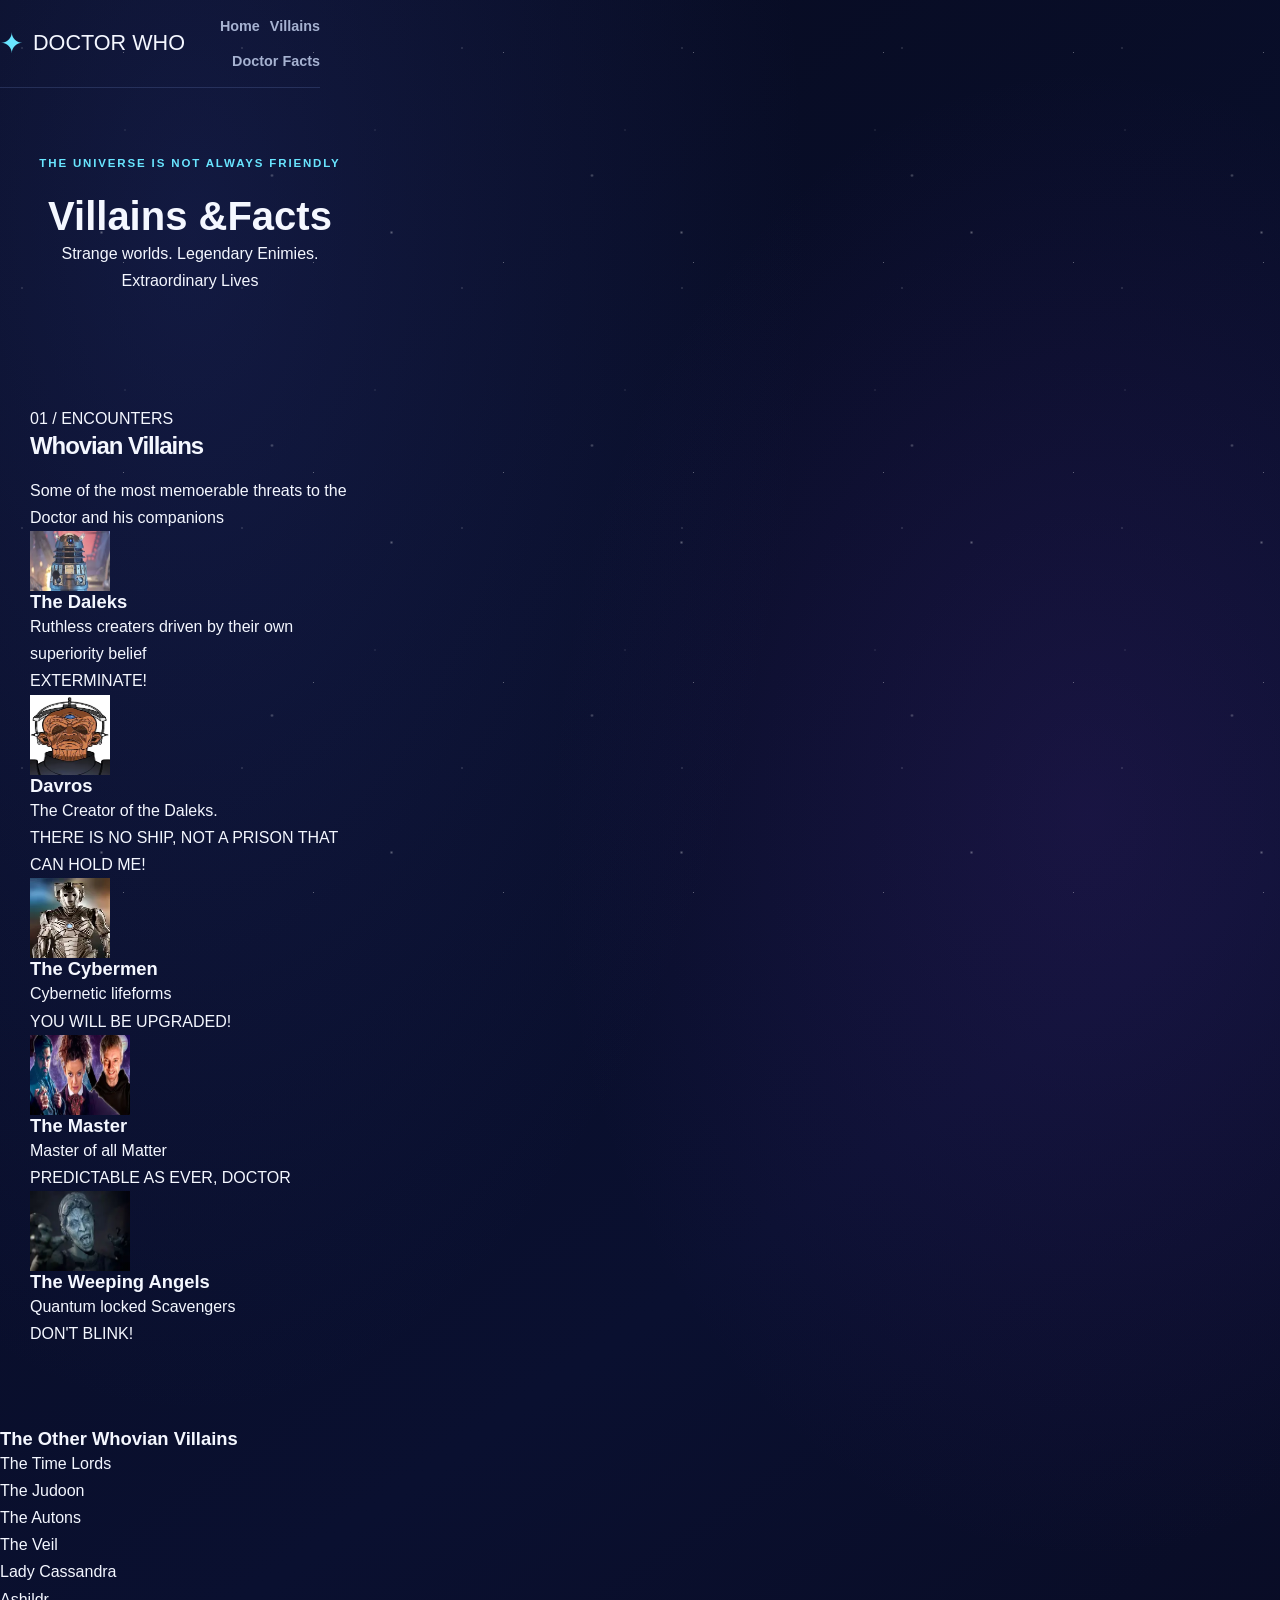
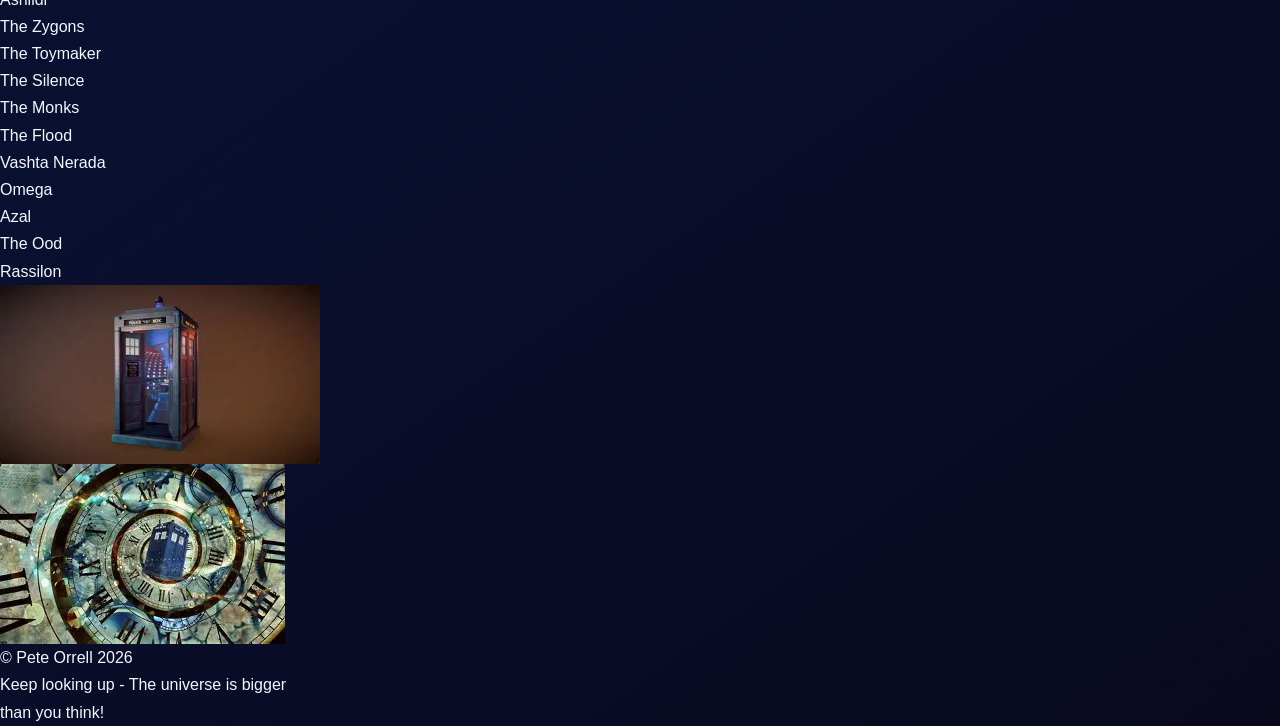
<file: page2.html>
<!doctype html>
<html lang="en">
  <head>
    <meta charset="UTF-8" />
    <meta name="viewport" content="width=device-width, initial-scale=1.0" />
    <title>Dr Who | Villains & Facts</title>
    <link rel="stylesheet" href="./reset.css" />
    <link rel="stylesheet" href="./index.css" />
    <link rel="icon" href="./src/favicon1.ico" />
  </head>

  <body>
    <div class="planet-decoration"></div>

    <header class="site-header">
      <a class="drlogo" href="./index.html">
        <span class="drlogo-icon">✦</span>DOCTOR WHO</a
      >

      <nav class="site-nav">
        <a href="./index.html">Home</a>
        <a href="#villains">Villains</a>
        <a href="#facts">Doctor Facts</a>
      </nav>
    </header>

     <main class="container">
        <section class="hero">
            <div class="hero-content">
                <span class="legend">THE UNIVERSE IS NOT ALWAYS FRIENDLY</span>
        

        <h1 class="pagehead">Villains &<span>Facts</span></h1>

        <p class="subtitle">Strange worlds. Legendary Enimies. Extraordinary Lives</p>
        </section>

        <section class="content-section id="villains>
            <div class="section-heading">
                <span class="section-heading">01 / ENCOUNTERS</span>
                <h2>Whovian Villains</h2>
                <p class="section-intro">
                    Some of the most memoerable threats to the Doctor and his companions
                </p>
            </div>

           
        <div class="villain-grid">
            <article class="villain-card">
                <span class="villain-icon">
                    <img
                        src="./src/dalek_villain.webp"
                        alt="Small Dalek"
                        width="80"
                        height="60"
                    />
                </span>
                <h3>The Daleks</h3>
                <p>Ruthless creaters driven by their own superiority belief</p>
                <span class="villain-tag">EXTERMINATE!</span>
            </article>
    
            <article class="villain-card">
                <span class="villain-icon">
                    <img
                        src="./src/davros_villain.webp"
                        alt="Davros"
                        width="80"
                        height="80"
                    />
                </span>
                <h3>Davros</h3>
                <p>The Creator of the Daleks.</p>
                <span class="villain-tag">THERE IS NO SHIP, NOT A PRISON THAT CAN HOLD ME!</span>
            </article>
      
            <article class="villain-card">
                <span class="villain-icon">
                    <img
                        src="./src/cybermen_villain.webp"
                        alt="Cyberman"
                        width="80"
                        height="80"
                    />
                </span>
                <h3>The Cybermen</h3>
                <p>Cybernetic lifeforms</p>
                <span class="villain-tag">YOU WILL BE UPGRADED!</span>
            </article>
            
            <article class="villain-card">
                <span class="villain-icon">
                    <img
                        src="./src/master_villian.webp"
                        alt="The Master"
                        width="100"
                        height="80"
                    />
                </span>
                <h3>The Master</h3>
                <p>Master of all Matter</p>
                <span class="villain-tag">PREDICTABLE AS EVER, DOCTOR</span>
            </article>

               <article class="villain-card">
                <span class="villain-icon">
                    <img
                        src="./src/weepingangel_villain.webp"
                        alt="The Master"
                        width="100"
                        height="80"
                    />
                </span>
                <h3>The Weeping Angels</h3>
                <p>Quantum locked Scavengers</p>
                <span class="villain-tag">DON'T BLINK!</span>
            </article>
            
        </div>
        </section>
    </main>

    <section>
      <h3 class="villainstitle">The Other Whovian Villains</h3>
      <ul class="villainslist">
        <li>The Time Lords</li>
        <li>The Judoon</li>
        <li>The Autons</li>
        <li>The Veil</li>
        <li>Lady Cassandra</li>
        <li>Ashildr</li>
        <li>The Zygons</li>
        <li>The Toymaker</li>
        <li>The Silence</li>
        <li>The Monks</li>
        <li>The Flood</li>
        <li>Vashta Nerada</li>
        <li>Omega</li>
        <li>Azal</li>
        <li>The Ood</li>
        <li>Rassilon</li>
      </ul>
    </section>

    <section>
      <img
        class="tardisimg2"
        src="./src/Tardis2.webp"
        alt="Image of the Tardis"
      />
      <img
        class="tardisimg4"
        src="./src/Tardis4.webp"
        alt="Image of the Tardis"
      />
    </section>
    


    <footer class="site-footer">
      <a class="site-footer-main"> © Pete Orrell 2026 </a>
      <p>Keep looking up - The universe is bigger than you think!</p>
    </footer>
  </body>
</html>
</file>
<file: index.css>
:root {
    --bg: #070b20;
    --bg-soft: #0d1430;
    --surface: rgba(17, 27, 59, 0.78);
    --surface-hover: rgba(26, 39, 78, 095);
    --text: #f4f7ff;
    --muted: #a6b2d1;
    --cyan: #69e5ff;
    --violet: #a78bfa;
    --pink: #f0abfc;
    --border: rgba(151, 177, 255, 0.17);

    --font-body: "Inter", sans-serif;
    --font-display: "Asimovian", sans-serif;

    --radius-sm: 12pxl
    --radius-md: 20px;
    --raidus-lg: 28px;

    --container: 1180px;
}


/* Base styles */

* {
    box-sizing: border-box;
}

html {
    scroll-behavior: smooth;
    scroll-padding-top: 100px;
}

body {
    width: 320px;
    min-height: 100vh;
    margin: 0;
    padding: 0;
    overflow-x: hidden;

    color: var(--text);
    background: 
        radial-gradient(
            ellipse at 15% 10%,
            rgba(53, 69, 160, 0.24),
            transparent 40%
        ),
        radial-gradient(
            ellipse at 85% 35%,
            rgba(112, 50, 180, 0.15),
            transparent 35%
        ),
        linear-gradient(145deg, #070b20, #0a1030 55%, #08091d);

    font-family: var(--font-body);
    font-size: 16px;
    line-height: 1.7;

}

img {
    display: block;
    max-width: 100%;
}

a {
    color: inherit;
    text-decoration: none;
}

a:focus-visible {
    outline: 3px solid var(--cyan);
    outline-offset: 5px;
}

p {
    margin: 0;
}

h1,
h2, 
h3 {
    margin-top: 0;
    line-height: 1.2;
}

h2 {
    margin-bottom: 16px;
    font-size: 1.5rem;
    letter-spacing: -0.045em;
}

h3 {
    font-size: 1.15rem;
}

::selection {
    color: var(--bg);
    background: var(--cyan);
}

/* Background */

.planet-decoration {
    position: fixed;
    inset: 0;
    z-index: -1;
    pointer-events: none;

    background-image:
        radial-gradient(1px 1px at 10% 20%, #ffffffc9, transparent),
        radial-gradient(2px 2px at 35% 75%, #ffffffa6, transparent),
        radial-gradient(1px 1px at 65% 25%, #ffffffad, transparent),
        radial-gradient(2px 2px at 85% 65%, #ffffff91, transparent),
        radial-gradient(1px 1px at 50% 50%, #ffffff80, transparent);

    background-size:
    220px 240px,
    290px 310px,
    190px 210px,
    320px 270px,
    250px 260px;

    opacity: 0.5;
}

/* Header and Nav */

.site-header {
    position: relative;
    z-index: 5;

    display: flex;
    align-items: center;
    justify-content: space-between;
    gap: 24px;

    width: 100%;
    min-height: 88px;
    margin: 0 auto;
    border-bottom: 1px solid var(--border);
}

.drlogo {
    display: inline-flex;
    align-items: center;
    gap: 10px;

    color: var(--text);
    font-family: var(--font-display);
    font-size: 1.35rem;
    white-space: nowrap;
}

.drlogo-icon {
    color: var(--cyan);
    font-size: 1.75rem;
}

.site-nav {
    display: flex;
    align-items: center;
    flex-wrap: wrap;
    justify-content: flex-end;
    gap: 10px;

}

.site-nav a {
    color: var(--muted);
    font-size: 0.9rem;
    font-weight: 600;
    transition: colour 180ms ease;
}

.site-nav a:hover {
    color: var(--cyan);
}

.container {
    width: 100%;
    margin-inline: 30px;
}

.content-section {
    padding-block: 80px;
    scroll-margin-top: 30px;
}

.legend {
    display: inline-flex;
    align-items: center;
    gap: 10px;

    margin-bottom: 20px;
    color: var(--cyan);

    font-size: 0.72rem;
    font-weight: 600;
    letter-spacing: 0.16em;
    line-height: 1.5;
    text-transform: uppercase;
}

.hero {
    grid-template-columns: 1fr;
    gap: 0;
    min-height: auto;
    padding-block: 60px 30px;
}

.hero-content {
    text-align: center;
}

.hero-content .legend {
    justify-content: center;
}

.pagehead {
    font-size: 2.5rem;
}

.hero-description {
    margin-inline: auto;
}

.hero-visual {
    min-height: 245px;
}

.planet {
    position: relative;
    z-index: 1;

    width: 160px;
    aspect-ratio: 1;
    border-radius: 50%;

   
  background:
    radial-gradient(
      circle at 30% 25%,
      #e1f9ff 0%,
      #72d4ff 9%,
      #4669db 35%,
      #25205f 66%,
      #0a0d26 85%
    );

  box-shadow:
    inset -28px -22px 45px rgba(0, 0, 20, 0.7),
    0 0 45px rgba(105, 229, 255, 0.2),
    0 0 100px rgba(114, 90, 255, 0.16);
}


.orbit {
    position: absolute;
    width: min(100% 350px);
    aspect-ratio: 1;
    border: 1px solid rgba(105, 229, 255, 0.23);
    border-radius: 50%;
}

.orbit-one {
    transform: scaleY(0.38) rotate(-45deg);
}

.orbit-two {
    transform: scaleY(0.38) rotate(45deg);
    border-color: rgba(105, 229, 255, 0.15);
}

.orbit-label {
    right: 5%;
    bottom: 0;
}
</file>
<file: index1.css>
/* indexZ.html */


:root {
  color-scheme: dark;

  --bg: #070b20;
  --bg-soft: #0d1430;
  --surface: rgba(17, 27, 57, 0.78);
  --surface-hover: rgba(26, 39, 78, 0.95);
  --text: #f4f7ff;
  --muted: #a6b2d1;
  --cyan: #69e5ff;
  --violet: #a78bfa;
  --pink: #f0abfc;
  --border: rgba(151, 177, 255, 0.17);

  --font-body: "Inter", sans-serif;
  --font-display: "Asimovian", sans-serif;

  --radius-sm: 12px;
  --radius-md: 20px;
  --radius-lg: 28px;

  --container: 1180px;
}



* {
  box-sizing: border-box;
}

html {
  scroll-behavior: smooth;
  scroll-padding-top: 100px;
}

body {
  min-width: 320px;
  min-height: 100vh;
  margin: 0;
  padding: 0;
  overflow-x: hidden;

  color: var(--text);
  background:
    radial-gradient(
      ellipse at 15% 10%,
      rgba(226, 97, 22, 0.24),
      transparent 42%
    ),
    radial-gradient(
      ellipse at 85% 35%,
      rgba(26, 212, 88, 0.15),
      transparent 35%
    ),
    linear-gradient(145deg, #070b20, #0a1030 55%, #08091d);

  font-family: var(--font-body);
  font-size: 16px;
  line-height: 1.7;
}

img {
  display: block;
  max-width: 100%;
}

a {
  color: inherit;
  text-decoration: none;
}

button,
a {
  -webkit-tap-highlight-color: transparent;
}

p {
  margin: 0 0 1rem;
}

h1,
h2,
h3 {
  margin-top: 0;
  line-height: 1.2;
}

h2 {
  margin-bottom: 16px;
  font-size: clamp(1.8rem, 4vw, 3rem);
  letter-spacing: -0.045em;
}

h3 {
  font-size: 1.15rem;
}

::selection {
  color: var(--bg);
  background: var(--cyan);
}



body::before {
  content: "";
  position: fixed;
  inset: 0;
  z-index: -1;
  pointer-events: none;

  background-image:
    radial-gradient(1px 1px at 10% 20%, #ffffffc9, transparent),
    radial-gradient(2px 2px at 35% 75%, #ffffffa6, transparent),
    radial-gradient(1px 1px at 65% 25%, #ffffffad, transparent),
    radial-gradient(2px 2px at 85% 65%, #ffffff91, transparent),
    radial-gradient(1px 1px at 50% 50%, #ffffff80, transparent);

  background-size:
    220px 240px,
    290px 310px,
    190px 210px,
    320px 270px,
    250px 260px;

  opacity: 0.85;
}



.site-header {
  position: relative;
  z-index: 5;

  display: flex;
  align-items: center;
  justify-content: space-between;
  gap: 24px;

  width: min(calc(100% - 48px), var(--container));
  min-height: 88px;
  margin: 0 auto;
  border-bottom: 1px solid var(--border);
}

.drlogo {
  display: inline-flex;
  align-items: center;
  gap: 10px;

  color: var(--text);
  font-family: var(--font-display);
  font-size: 1.35rem;
  letter-spacing: 0.06em;
  white-space: nowrap;
}

.drlogo-icon {
  color: var(--cyan);
  font-size: 1.5rem;
}

.site-nav {
  display: flex;
  align-items: center;
  flex-wrap: wrap;
  justify-content: flex-end;
  gap: clamp(16px, 3vw, 36px);
}

.site-nav a {
  color: var(--muted);
  font-size: 0.9rem;
  font-weight: 600;
  transition: color 180ms ease;
}

.site-nav a:hover {
  color: var(--cyan);
}

.container {
  width: min(calc(100% - 48px), var(--container));
  margin-inline: auto;
}

.content-section {
  padding-block: clamp(56px, 8vw, 100px);
  scroll-margin-top: 30px;
}

.legend {
  display: inline-flex;
  align-items: center;
  gap: 10px;

  margin-bottom: 18px;
  color: var(--cyan);

  font-size: 0.72rem;
  font-weight: 800;
  letter-spacing: 0.16em;
  line-height: 1.5;
  text-transform: uppercase;
}

.status-dot {
  width: 8px;
  height: 8px;
  flex: 0 0 8px;
  border-radius: 50%;
  background: var(--cyan);
  box-shadow: 0 0 14px rgba(105, 229, 255, 0.8);
}

.section-heading {
  max-width: 720px;
  margin-bottom: 32px;
}

.section-heading h2 {
  margin-bottom: 12px;
}

.section-intro {
  max-width: 600px;
  margin: 0;
  color: var(--muted);
  font-size: 1rem;
}



.hero {
  position: relative;
  display: grid;
  grid-template-columns: minmax(0, 1.2fr) minmax(240px, 0.8fr);
  align-items: center;
  gap: 32px;

  min-height: 510px;
  padding-block: 72px;
}

.hero-content {
  position: relative;
  z-index: 1;
}

.pagehead {
  margin: 0 0 12px;
  font-family: var(--font-display);
  font-size: clamp(3.5rem, 9vw, 7.5rem);
  font-weight: 400;
  line-height: 1.08;
  letter-spacing: -0.035em;
  overflow-wrap: anywhere;
}

.pagehead span {
  color: var(--cyan);
  text-shadow: 0 0 35px rgba(105, 229, 255, 0.15);
}

.subtitle {
  max-width: 650px;
  margin: 0 0 20px;

  color: var(--pink);
  font-size: clamp(1.1rem, 2.5vw, 1.6rem);
  font-weight: 600;
  line-height: 1.5;
}

.hero-description {
  max-width: 510px;
  margin-bottom: 30px;
  color: var(--muted);
  font-size: 1.05rem;
}

/* Decorative planet */

.hero-visual {
  position: relative;
  display: grid;
  place-items: center;
  min-height: 340px;
  isolation: isolate;
}

.planet {
  position: relative;
  z-index: 1;

  width: clamp(150px, 22vw, 250px);
  aspect-ratio: 1;
  border-radius: 50%;

  background:
    radial-gradient(
      circle at 30% 25%,
      #e1f9ff 0%,
      #72d4ff 9%,
      #4669db 35%,
      #25205f 66%,
      #0a0d26 85%
    );

  box-shadow:
    inset -28px -22px 45px rgba(0, 0, 20, 0.7),
    0 0 45px rgba(105, 229, 255, 0.2),
    0 0 100px rgba(114, 90, 255, 0.16);
}

/* Orbits (replace the old .orbit-one / .orbit-two divs) */

.hero-visual::before,
.hero-visual::after {
  content: "";
  position: absolute;
  width: min(100%, 350px);
  aspect-ratio: 1;
  border: 1px solid rgba(105, 229, 255, 0.23);
  border-radius: 50%;
}

.hero-visual::before {
  transform: scaleY(0.38) rotate(-30deg);
}

.hero-visual::after {
  transform: scaleY(0.62) rotate(45deg);
  border-color: rgba(167, 139, 250, 0.25);
}

.orbit-label {
  position: absolute;
  right: 0;
  bottom: 15px;

  color: var(--muted);
  font-size: 0.7rem;
  font-weight: 700;
  letter-spacing: 0.2em;
}



.button {
  display: inline-flex;
  align-items: center;
  justify-content: center;
  gap: 14px;

  min-height: 50px;
  padding: 13px 22px;
  border: 1px solid transparent;
  border-radius: 999px;

  font-family: var(--font-body);
  font-size: 0.9rem;
  font-weight: 700;
  line-height: 1.4;
  text-align: center;

  cursor: pointer;
  transition:
    transform 180ms ease,
    background-color 180ms ease,
    box-shadow 180ms ease;
}

.button-first,
.button-primary {
  color: #061124;
  background: linear-gradient(110deg, var(--cyan), #b4f3ff);
  box-shadow: 0 8px 28px rgba(105, 229, 255, 0.12);
}

.button-first:hover,
.button-primary:hover {
  transform: translateY(-3px);
  box-shadow: 0 12px 32px rgba(105, 229, 255, 0.23);
}

.button:active {
  transform: translateY(0);
}

.button-card {
  display: flex;
  width: fit-content;
  margin: 16px auto 0;   /* top, left/right auto, bottom */
  min-height: 40px;
  padding: 8px 16px;

  border-color: rgba(240, 171, 252, 0.4);
  color: var(--pink);
  background: rgba(240, 171, 252, 0.08);
  font-size: 0.78rem;
}

.button-card:hover {
  transform: translateY(-2px);
  color: var(--bg);
  background: var(--pink);
}

.about-card {
  display: grid;
  grid-template-columns: minmax(0, 1fr) 180px;
  align-items: center;
  gap: 32px;

  padding: clamp(24px, 5vw, 48px);
  border: 1px solid var(--border);
  border-radius: var(--radius-lg);

  background: var(--surface);
  box-shadow: 0 20px 60px rgba(0, 0, 0, 0.12);
  backdrop-filter: blur(14px);
}

.about-copy {
  max-width: 760px;
  color: #d4ddf5;
}

.about-copy p {
  margin-bottom: 18px;
}

.about-copy strong {
  color: var(--cyan);
}

.about-copy em {
  color: var(--pink);
  font-style: normal;
  font-weight: 600;
}

.factoids {
  display: flex;
  flex-wrap: wrap;
  gap: 10px;
  margin-top: 26px;
}

.factoids span {
  padding: 7px 12px;
  border: 1px solid var(--border);
  border-radius: 999px;
  color: var(--cyan);
  background: rgba(105, 229, 255, 0.05);
  font-size: 0.78rem;
}

.about-accent {
  display: grid;
  justify-items: center;
  gap: 8px;
  padding: 24px 12px;

  border: 1px solid rgba(105, 229, 255, 0.2);
  border-radius: var(--radius-md);
  background:
    radial-gradient(
      circle at center,
      rgba(105, 229, 255, 0.1),
      transparent 70%
    );
  text-align: center;
}

.accent-img {
  width: 40px;
  height: auto;
  filter: drop-shadow(0 0 12px rgba(105, 229, 255, 0.35));
}

.accent-text {
  max-width: 10ch; /* wraps "BIGGER ON THE INSIDE" onto three lines */
  color: var(--muted);
  font-size: 0.7rem;
  font-weight: 800;
  letter-spacing: 0.12em;
  line-height: 1.8;
}

/* Image gallery */

.image-grid {
  display: grid;
  grid-template-columns: repeat(2, minmax(0, 1fr));
  gap: 24px;
}

.image-card {
  min-width: 0;
  overflow: hidden;

  border: 1px solid var(--border);
  border-radius: var(--radius-lg);
  background: var(--surface);

  transition:
    transform 200ms ease,
    border-color 200ms ease,
    background-color 200ms ease;
}

.image-card:hover {
  transform: translateY(-5px);
  border-color: rgba(105, 229, 255, 0.42);
  background: var(--surface-hover);
}

.image-card > img {
  width: 100%;
  height: clamp(210px, 30vw, 360px);
  object-fit: cover;
  object-position: center;
}

/* Number sits in its own column beside the heading and text */
.image-card-text {
  display: grid;
  grid-template-columns: auto 1fr;
  column-gap: 16px;
  align-items: start;
  padding: 22px;
}

.card-number {
  grid-row: span 2;
  color: var(--cyan);
  font-size: 0.8rem;
  font-weight: 800;
  letter-spacing: 0.1em;
}

.image-card-text h3 {
  margin-bottom: 6px;
}

.image-card-text p {
  margin: 0;
  color: var(--muted);
  font-size: 0.88rem;
}

/* Regeneration feature */

.regeneration-card {
  display: flex;
  align-items: center;
  justify-content: space-between;
  gap: 30px;

  margin-block: 20px 70px;
  padding: clamp(24px, 5vw, 48px);

  border: 1px solid rgba(167, 139, 250, 0.25);
  border-radius: var(--radius-lg);
  background:
    radial-gradient(
      circle at 90% 50%,
      rgba(167, 139, 250, 0.17),
      transparent 35%
    ),
    linear-gradient(120deg, rgba(21, 27, 65, 0.95), rgba(14, 17, 43, 0.9));
}

.regeneration-card > div:first-child {
  max-width: 750px;
}

.regeneration-card h2 {
  margin-bottom: 16px;
}

.regeneration-card p {
  margin: 0;
  color: var(--muted);
}

.regen-img {
  flex-shrink: 0;
  width: clamp(60px, 8vw, 100px);
  height: auto;
  filter: drop-shadow(0 0 20px rgba(167, 139, 250, 0.3));
}

/* Page two hero */

.page-hero {
  padding-block: clamp(65px, 10vw, 115px) 35px;
}

.page-hero .pagehead {
  font-size: clamp(3rem, 8vw, 6.5rem);
}

.page-hero .subtitle {
  max-width: 700px;
}

.villain-grid {
  display: grid;
  grid-template-columns: repeat(3, minmax(0, 1fr));
  gap: 18px;
}

.villain-card {
  display: flex;
  flex-direction: column;
  align-items: flex-start;

  min-width: 0;
  min-height: 255px;
  padding: 26px;

  border: 1px solid var(--border);
  border-radius: var(--radius-md);
  background: var(--surface);

  transition:
    transform 180ms ease,
    border-color 180ms ease,
    background-color 180ms ease;
}

.villain-card:hover {
  transform: translateY(-4px);
  border-color: rgba(240, 171, 252, 0.45);
  background: var(--surface-hover);
}

.villain-icon {
  display: grid;
  place-items: center;

  width: 48px;
  height: 48px;
  margin-bottom: 22px;

  border: 1px solid rgba(240, 171, 252, 0.22);
  border-radius: 14px;

  color: var(--pink);
  background: rgba(240, 171, 252, 0.08);
  font-size: 1.5rem;
}

.villain-card h3 {
  margin-bottom: 10px;
}

.villain-card p {
  margin-bottom: 20px;
  color: var(--muted);
  font-size: 0.9rem;
}

.villain-tag {
  margin-top: auto;
  padding: 5px 9px;
  border-radius: 5px;

  color: var(--pink);
  background: rgba(240, 171, 252, 0.07);
  font-size: 0.62rem;
  font-weight: 800;
  letter-spacing: 0.1em;
}

/* Facts and timeline */

.facts-grid {
  display: grid;
  grid-template-columns: repeat(3, minmax(0, 1fr));
  gap: 18px;
  margin-bottom: 32px;
}

.stat-card {
  padding: 26px 20px;
  border: 1px solid var(--border);
  border-radius: var(--radius-md);
  background: var(--surface);
}

.stat-value {
  display: block;
  margin-bottom: 8px;
  color: var(--cyan);
  font-family: var(--font-display);
  font-size: clamp(2.2rem, 5vw, 3.5rem);
  line-height: 1.2;
}

.stat-label {
  color: var(--muted);
  font-size: 0.82rem;
}

.timeline-note {
  max-width: 850px;
  margin-bottom: 24px;
  color: var(--muted);
  font-size: 0.88rem;
}

.doctor-timeline {
  display: grid;
  grid-template-columns: repeat(2, minmax(0, 1fr));
  gap: 12px;

  margin: 0;
  padding: 0;
  list-style: none;
}

.doctor-timeline li {
  display: flex;
  align-items: center;
  gap: 16px;

  min-width: 0;
  padding: 18px;

  border: 1px solid var(--border);
  border-radius: var(--radius-sm);
  background: rgba(17, 27, 57, 0.55);
}

.timeline-number {
  display: grid;
  place-items: center;
  flex-shrink: 0;

  width: 42px;
  height: 42px;
  border-radius: 50%;

  color: var(--cyan);
  background: rgba(105, 229, 255, 0.09);
  font-size: 0.82rem;
  font-weight: 800;
}

.timeline-info {
  min-width: 0;
}

.timeline-info h3 {
  margin-bottom: 5px;
  overflow-wrap: anywhere;
  font-size: 0.98rem;
}

.timeline-info p {
  margin: 0;
  color: var(--muted);
  font-size: 0.8rem;
}

/* Bottom call to action */

.next-section {
  display: flex;
  align-items: center;
  justify-content: space-between;
  gap: 24px;

  margin-block: 40px 90px;
  padding: clamp(24px, 5vw, 42px);

  border: 1px solid rgba(105, 229, 255, 0.2);
  border-radius: var(--radius-lg);
  background:
    radial-gradient(
      circle at 90% 10%,
      rgba(105, 229, 255, 0.1),
      transparent 45%
    ),
    var(--surface);
}

.next-section > div {
  max-width: 700px;
}

.next-section h2 {
  margin-bottom: 10px;
}

.next-section p {
  margin: 0;
  color: var(--muted);
}

/* Footer */

.site-footer {
  display: flex;
  align-items: center;
  justify-content: space-between;
  gap: 20px;

  width: min(calc(100% - 48px), var(--container));
  margin-inline: auto;
  padding-block: 26px;

  border-top: 1px solid var(--border);
}

.site-footer p {
  margin: 0;
  color: var(--muted);
  font-size: 0.8rem;
  text-align: right;
}

.site-footer .site-footer-main {
  color: var(--text);
  font-size: 1rem;
  text-align: left;
}

/* ========================================
   RESPONSIVE BREAKPOINTS
   ======================================== */

@media (min-width: 1500px) {
  .container,
  .site-header,
  .site-footer {
    --container: 1240px;
  }
}

@media (max-width: 900px) {
  .hero {
    grid-template-columns: minmax(0, 1fr) minmax(180px, 0.7fr);
    gap: 16px;
    min-height: 420px;
  }

  .villain-grid {
    grid-template-columns: repeat(2, minmax(0, 1fr));
  }

  .about-card {
    grid-template-columns: minmax(0, 1fr) 130px;
    gap: 20px;
  }

  .doctor-timeline {
    grid-template-columns: 1fr;
  }
}

@media (max-width: 640px) {
  body {
    font-size: 15px;
  }

  .site-header {
    width: min(calc(100% - 32px), var(--container));
    flex-direction: column;
    align-items: flex-start;
    justify-content: center;
    gap: 12px;
    padding-block: 18px;
  }

  .drlogo {
    font-size: 1.2rem;
  }

  .site-nav {
    width: 100%;
    justify-content: flex-start;
    gap: 10px 20px;
  }

  .site-nav a {
    font-size: 0.8rem;
  }

  .container,
  .site-footer {
    width: calc(100% - 32px);
  }

  .hero {
    grid-template-columns: 1fr;
    gap: 0;
    min-height: auto;
    padding-block: 60px 30px;
  }

  .hero-content {
    text-align: center;
  }

  .hero-content .legend {
    justify-content: center;
  }

  .pagehead {
    font-size: clamp(3rem, 13vw, 5rem);
  }

  .hero-description {
    margin-inline: auto;
  }

  .hero-visual {
    min-height: 245px;
  }

  .planet {
    width: 160px;
  }

  .hero-visual::before,
  .hero-visual::after {
    width: 245px;
  }

  .orbit-label {
    right: 5%;
    bottom: 0;
  }

  .content-section {
    padding-block: 48px;
  }

  .section-heading {
    margin-bottom: 24px;
  }

  .about-card {
    grid-template-columns: 1fr;
    padding: 24px;
  }

  .about-accent {
    grid-template-columns: auto 1fr;
    justify-content: center;
    gap: 12px;
    padding: 14px;
  }

  .accent-img {
    width: 32px;
  }

  .accent-text {
    max-width: none;
    text-align: left;
  }

  .image-grid,
  .villain-grid,
  .facts-grid {
    grid-template-columns: 1fr;
  }

  .image-card > img {
    height: 240px;
  }

  .regeneration-card {
    align-items: flex-start;
    margin-bottom: 50px;
  }

  .regen-img {
    width: 50px;
  }

  .page-hero {
    padding-block: 60px 20px;
  }

  .page-hero .pagehead {
    font-size: clamp(2.8rem, 12vw, 4.5rem);
  }

  .villain-card {
    min-height: auto;
  }

  .next-section {
    align-items: flex-start;
    flex-direction: column;
    margin-block: 24px 55px;
  }

  .site-footer {
    align-items: flex-start;
    flex-direction: column;
    gap: 10px;
  }

  .site-footer p {
    text-align: left;
  }
}

@media (max-width: 380px) {
  .container,
  .site-header,
  .site-footer {
    width: calc(100% - 24px);
  }

  .pagehead {
    font-size: 2.8rem;
  }

  .site-nav {
    gap: 10px 14px;
  }

  .site-nav a {
    font-size: 0.74rem;
  }

  .image-card-text {
    padding: 16px;
  }

  .regeneration-card {
    flex-direction: column-reverse;
  }
}

@keyframes card-fade-in {
  from {
    opacity: 0;
    transform: translateY(12px);
  }
}

.about-card,
.image-card,
.villain-card,
.regeneration-card,
.villain-card {
  animation: card-fade-in 1s ease backwards;
}


@media (prefers-reduced-motion: reduce) {
  *,
  *::before,
  *::after {
    scroll-behavior: auto !important;
    animation-duration: 0.01ms !important;
    animation-iteration-count: 1 !important;
    transition-duration: 0.01ms !important;
  }
}

.villains-list {
  color: var(--cyan);
}
</file>
